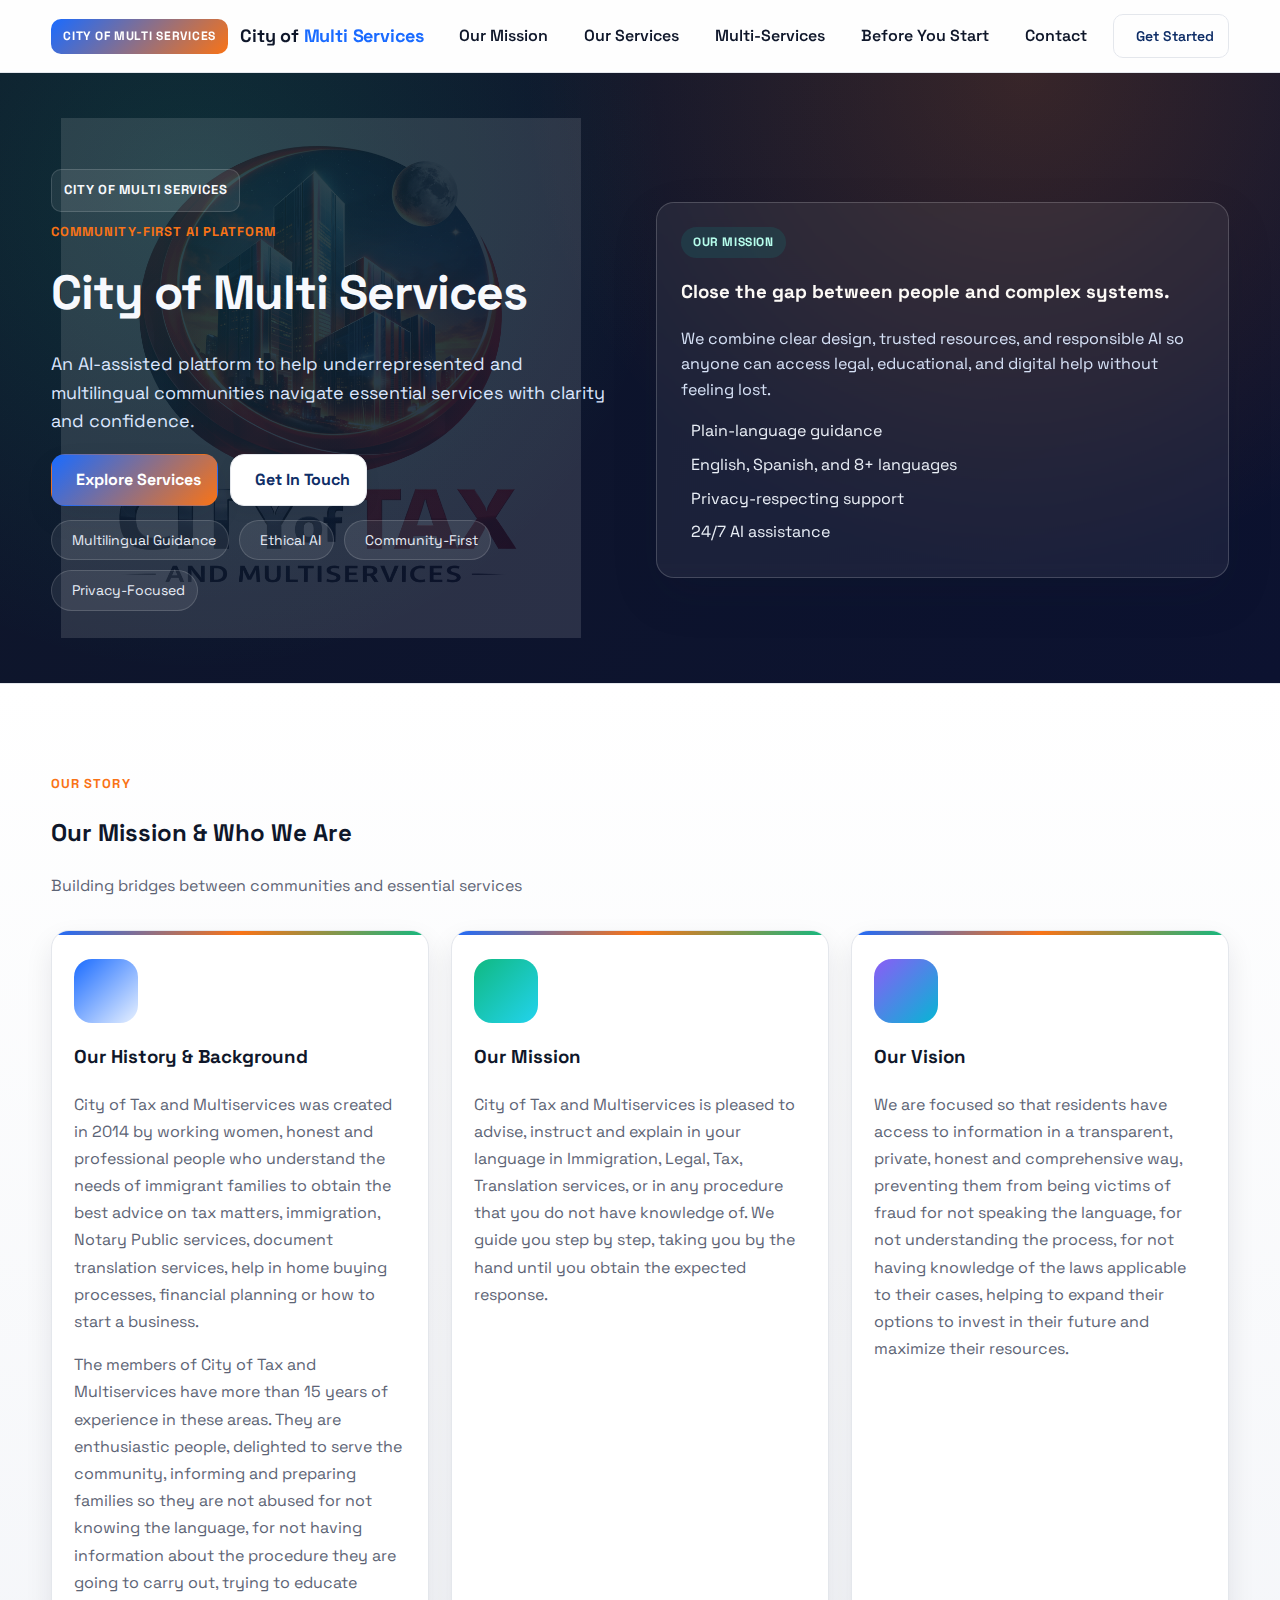
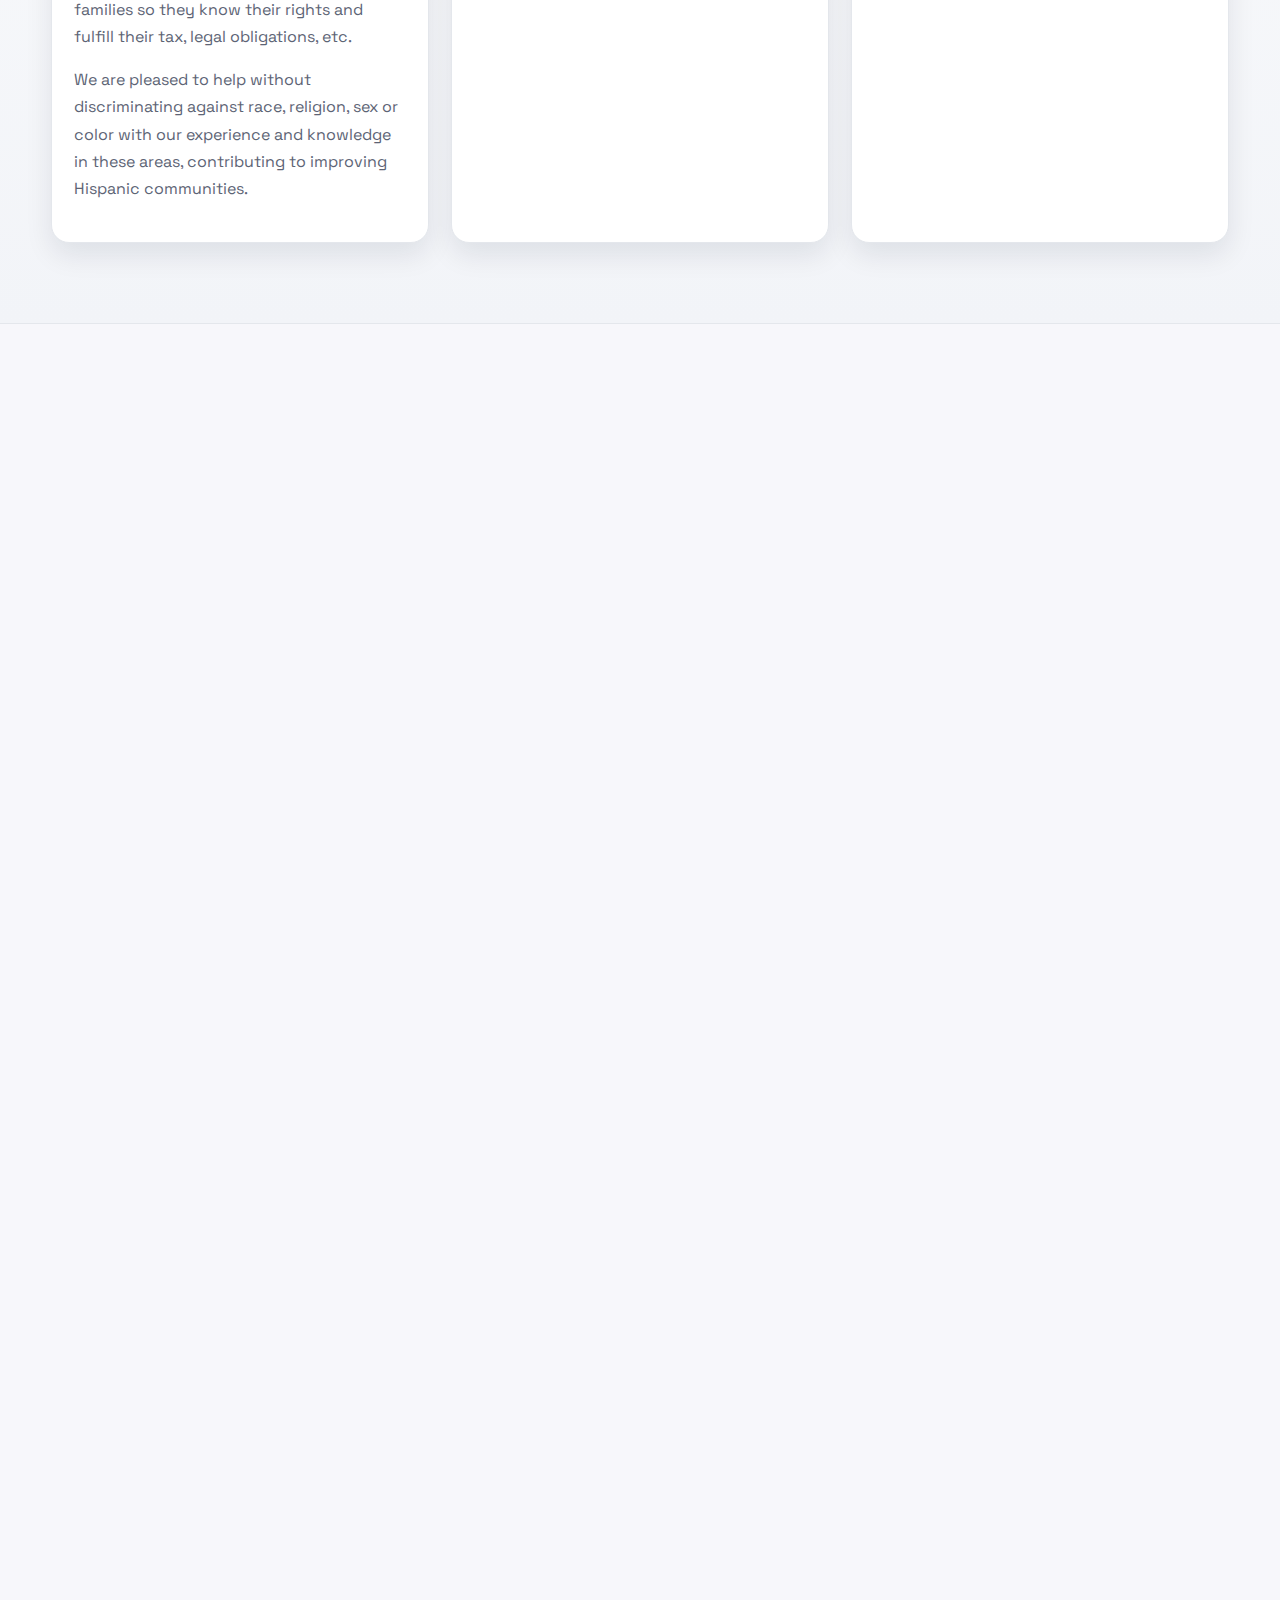
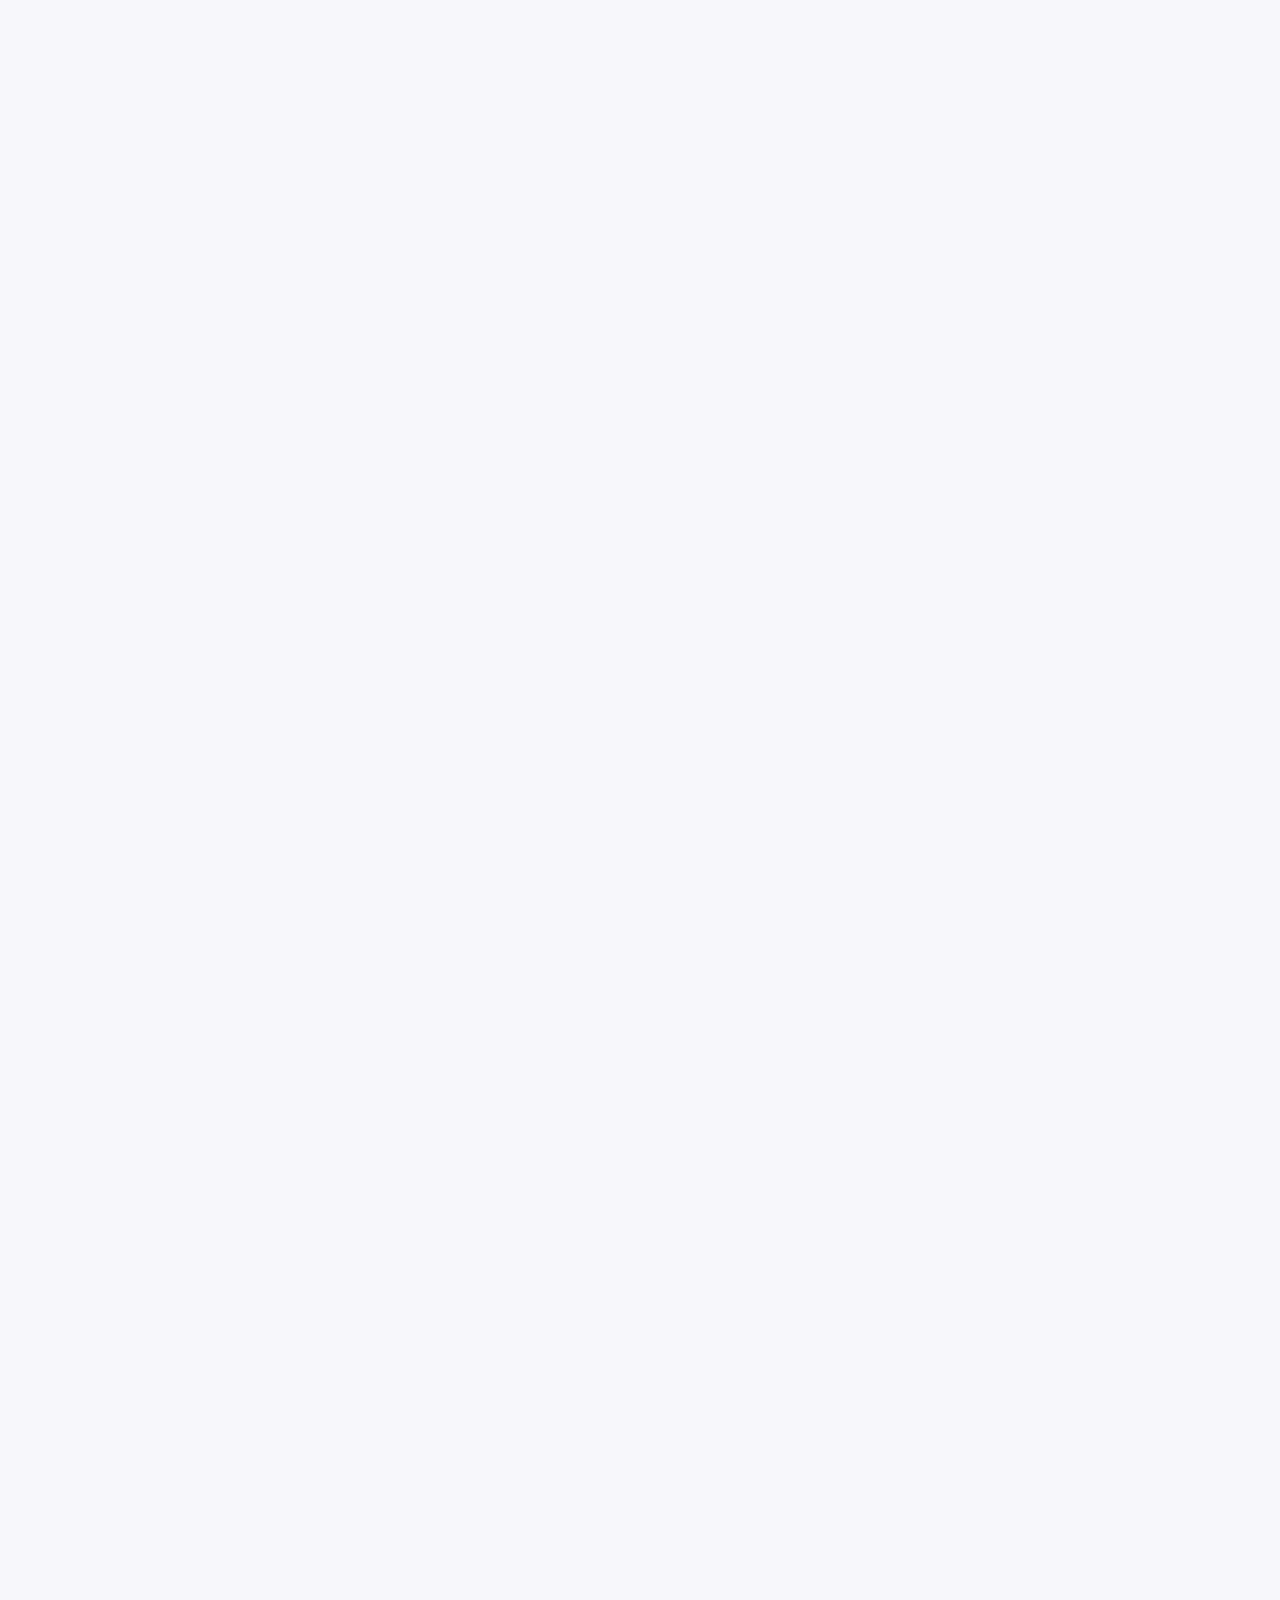
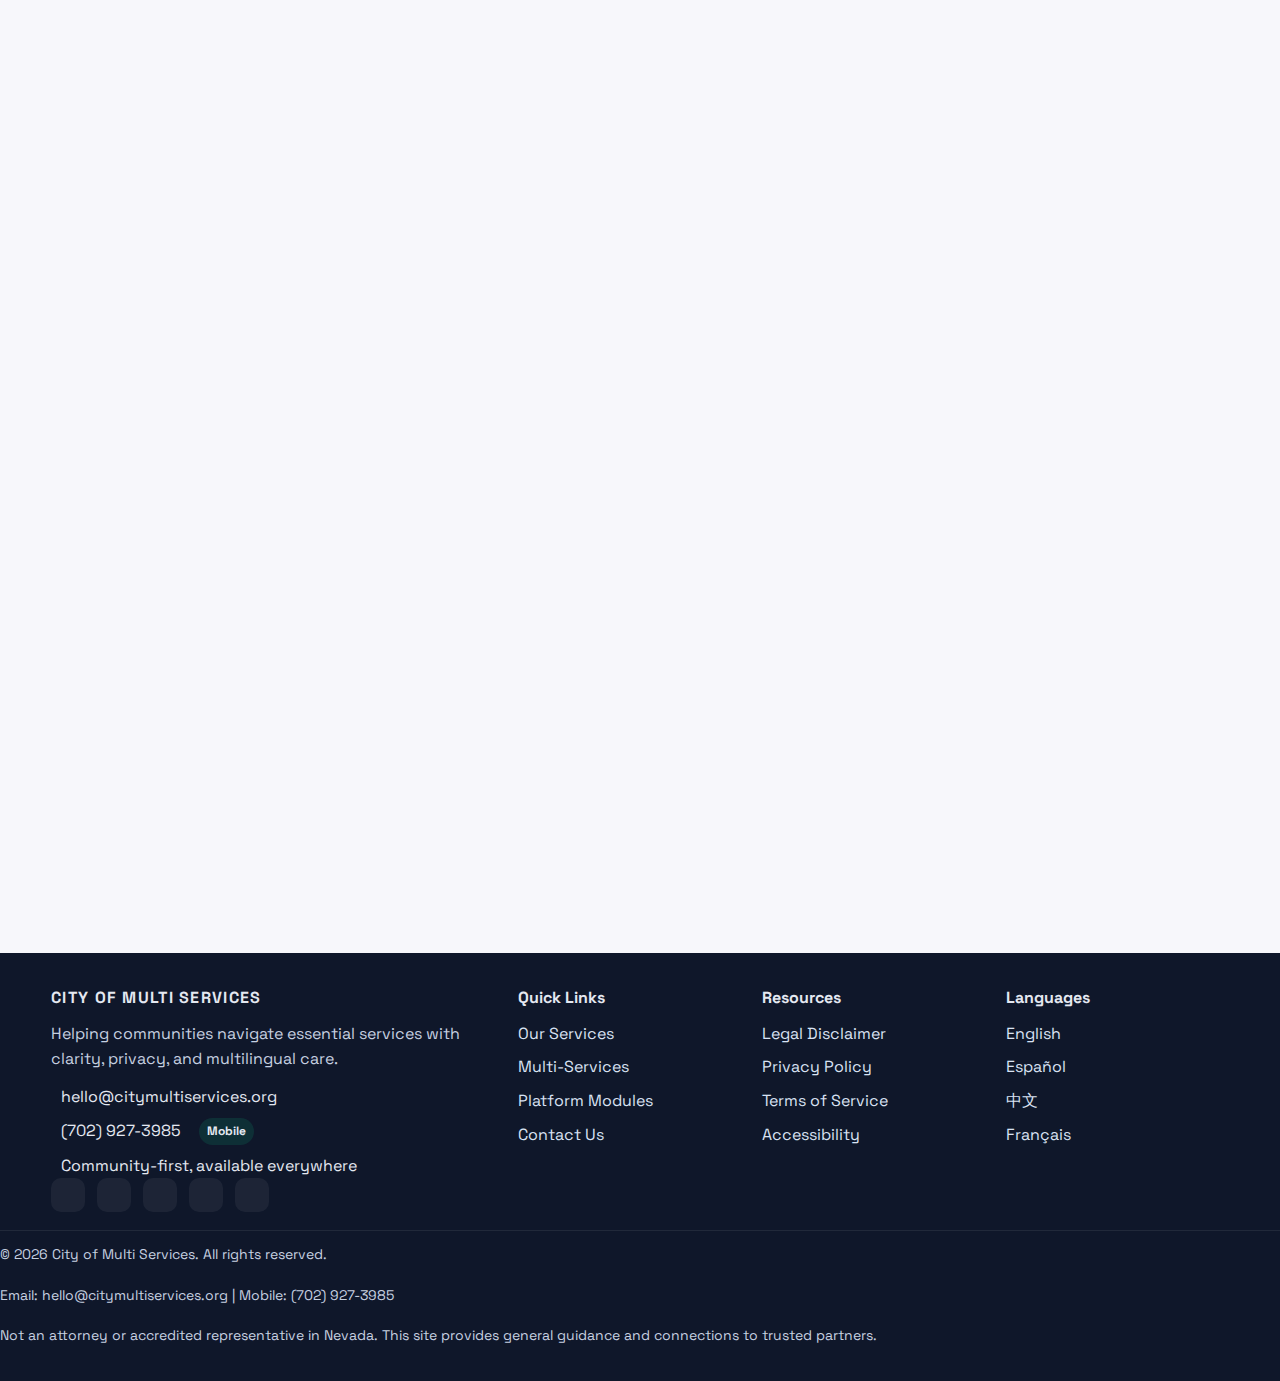
<file: index.html>
﻿<!DOCTYPE html>
<html lang="en">
<head>
  <meta charset="UTF-8">
  <meta name="viewport" content="width=device-width, initial-scale=1.0">
  <title>City of Multi Services | Community-First Assistance Platform</title>
  <link rel="preconnect" href="https://fonts.googleapis.com">
  <link rel="preconnect" href="https://fonts.gstatic.com" crossorigin>
  <link href="https://fonts.googleapis.com/css2?family=Space+Grotesk:wght@400;500;600;700&family=Work+Sans:wght@400;500;600&display=swap" rel="stylesheet">
  <link rel="stylesheet" href="https://cdnjs.cloudflare.com/ajax/libs/font-awesome/6.5.1/css/all.min.css" integrity="sha512-DTOQO9RWCH3ppGqcWaEA1BIZOC6xxalwEsw9c2QQeAIftl+Vegovlnee1c9QX4TctnWMn13TZye+giMm8e2LwA==" crossorigin="anonymous" referrerpolicy="no-referrer" />
  <link rel="stylesheet" href="styles.css">
</head>
<body>
  <header class="main-header">
    <div class="container header-inner">
      <div class="logo-container">
        <div class="logo-mark">CITY OF MULTI SERVICES</div>
        <div class="logo-text">City of <span>Multi Services</span></div>
      </div>
      <nav class="nav-links">
        <a href="#mission-who-we-are">Our Mission</a>
        <a href="#services">Our Services</a>
        <a href="our-services.html#financial">Multi-Services</a>
        <a href="#before-you-start">Before You Start</a>
        <a href="#contact">Contact</a>
        <a class="button ghost small" href="#contact"><i class="fa-solid fa-paper-plane"></i><span>Get Started</span></a>
      </nav>
    </div>
  </header>

  <main>
    <section class="hero hero-home" id="top">
      <div class="container hero-grid">
        <div class="hero-copy fade-section">
          <div class="hero-logo">CITY OF MULTI SERVICES</div>
          <p class="eyebrow">Community-first AI Platform</p>
          <h1>City of Multi Services</h1>
          <p class="lede">
            An AI-assisted platform to help underrepresented and multilingual communities navigate essential services with clarity and confidence.
          </p>
          <div class="cta-row">
            <a class="button primary" href="#services"><i class="fa-solid fa-rocket"></i><span>Explore Services</span></a>
            <a class="button secondary" href="#contact"><i class="fa-solid fa-comments"></i><span>Get In Touch</span></a>
          </div>
          <div class="chip-row">
            <span class="chip"><i class="fa-solid fa-language"></i> Multilingual Guidance</span>
            <span class="chip"><i class="fa-solid fa-shield-heart"></i> Ethical AI</span>
            <span class="chip"><i class="fa-solid fa-users"></i> Community-First</span>
            <span class="chip"><i class="fa-solid fa-lock"></i> Privacy-Focused</span>
          </div>
        </div>
        <div class="hero-card fade-section">
          <div class="tag">Our Mission</div>
          <h3>Close the gap between people and complex systems.</h3>
          <p>
            We combine clear design, trusted resources, and responsible AI so anyone can access legal, educational, and digital help without feeling lost.
          </p>
          <ul class="mini-list">
            <li><i class="fa-regular fa-comment-dots"></i> Plain-language guidance</li>
            <li><i class="fa-solid fa-language"></i> English, Spanish, and 8+ languages</li>
            <li><i class="fa-solid fa-shield-halved"></i> Privacy-respecting support</li>
            <li><i class="fa-regular fa-clock"></i> 24/7 AI assistance</li>
          </ul>
        </div>
      </div>
    </section>

    <section id="mission-who-we-are" class="mission-section fade-section">
      <div class="container">
        <div class="section-header">
          <p class="eyebrow">Our Story</p>
          <h2>Our Mission &amp; Who We Are</h2>
          <p class="section-subtitle">Building bridges between communities and essential services</p>
        </div>

        <div class="mission-grid">
          <div class="mission-card">
            <div class="mission-icon"><i class="fa-solid fa-landmark"></i></div>
            <h3>Our History &amp; Background</h3>
            <div class="placeholder-info">
              <p>City of Tax and Multiservices was created in 2014 by working women, honest and professional people who understand the needs of immigrant families to obtain the best advice on tax matters, immigration, Notary Public services, document translation services, help in home buying processes, financial planning or how to start a business.</p>
              <p>The members of City of Tax and Multiservices have more than 15 years of experience in these areas. They are enthusiastic people, delighted to serve the community, informing and preparing families so they are not abused for not knowing the language, for not having information about the procedure they are going to carry out, trying to educate families so they know their rights and fulfill their tax, legal obligations, etc.</p>
              <p>We are pleased to help without discriminating against race, religion, sex or color with our experience and knowledge in these areas, contributing to improving Hispanic communities.</p>
            </div>
          </div>

          <div class="mission-card">
            <div class="mission-icon"><i class="fa-solid fa-bullseye"></i></div>
            <h3>Our Mission</h3>
            <div class="placeholder-info">
              <p>City of Tax and Multiservices is pleased to advise, instruct and explain in your language in Immigration, Legal, Tax, Translation services, or in any procedure that you do not have knowledge of. We guide you step by step, taking you by the hand until you obtain the expected response.</p>
            </div>
          </div>

          <div class="mission-card">
            <div class="mission-icon"><i class="fa-solid fa-eye"></i></div>
            <h3>Our Vision</h3>
            <div class="placeholder-info">
              <p>We are focused so that residents have access to information in a transparent, private, honest and comprehensive way, preventing them from being victims of fraud for not speaking the language, for not understanding the process, for not having knowledge of the laws applicable to their cases, helping to expand their options to invest in their future and maximize their resources.</p>
            </div>
          </div>
        </div>
      </div>
    </section>

    <section class="why-matters fade-section">
      <div class="container">
        <div class="section-header">
          <p class="eyebrow">Our Impact</p>
          <h2>Why This Matters</h2>
          <p class="section-subtitle">Reducing barriers to essential services</p>
        </div>

        <p class="matters-lead">
          City of Multi Services brings document prep, translation, public notary support, and resource navigation together in one easy place. Everything is guided by ethical AI and community feedback.
        </p>

        <div class="matters-stats">
          <div class="stat">
            <div class="stat-number">1,250+</div>
            <div class="stat-label">Users Helped</div>
          </div>
          <div class="stat">
            <div class="stat-number">8</div>
            <div class="stat-label">Languages Supported</div>
          </div>
          <div class="stat">
            <div class="stat-number">24/7</div>
            <div class="stat-label">AI Assistance</div>
          </div>
          <div class="stat">
            <div class="stat-number">100%</div>
            <div class="stat-label">Ethical AI</div>
          </div>
        </div>
      </div>
    </section>

    <section id="services" class="services fade-section">
      <div class="container">
        <div class="section-header">
          <p class="eyebrow">What We Offer</p>
          <h2>Core Services</h2>
          <p class="section-subtitle">What you can do here</p>
        </div>
        <div class="services-grid">
          <a class="service-card service-link" href="document-prep.html">
            <div class="service-icon">DP</div>
            <h3>Document Prep</h3>
            <p>Immigration packets, taxes, resumes, and applications with step-by-step checklists.</p>
          </a>
          <article class="service-card">
            <div class="service-icon">AI</div>
            <h3>AI Translation</h3>
            <p>English, Spanish, and other languages with context-aware explanations.</p>
          </article>
          <a class="service-card service-link" href="public-notary.html">
            <div class="service-icon">PN</div>
            <h3>Public Notary</h3>
            <p>Notary services with guidance on signatures, divorce packets, and required forms.</p>
          </a>
          <article class="service-card">
            <div class="service-icon">LA</div>
            <h3>Legal Aid</h3>
            <p>Connections to trusted legal resources, clinics, and community partners.</p>
          </article>
          <article class="service-card">
            <div class="service-icon">MW</div>
            <h3>Mental Wellness</h3>
            <p>Guided pathways to hotlines, support groups, and vetted local services.</p>
          </article>
          <article class="service-card">
            <div class="service-icon">TS</div>
            <h3>Tech Support</h3>
            <p>Quick help for devices, accounts, and access so users stay connected.</p>
          </article>
          <article class="service-card">
            <div class="service-icon">TX</div>
            <h3>Taxes</h3>
            <p>Personal and business tax prep with clear explanations of documents and deadlines.</p>
          </article>
          <article class="service-card">
            <div class="service-icon">IM</div>
            <h3>Immigration</h3>
            <p>Plain-language support for forms, evidence checklists, and timelines.</p>
          </article>
          <a class="service-card service-link" href="realtor.html">
            <div class="service-icon">RE</div>
            <h3>Buy &amp; Sell Homes</h3>
            <p>Help preparing documents for buying or selling a house, plus referrals to trusted partners.</p>
            <img class="service-photo" src="assets/images/realtor.jpeg.jpeg" alt="Agent supporting home buyers and sellers">
          </a>
          <article class="service-card">
            <div class="service-icon">BA</div>
            <h3>Business Assistance</h3>
            <p>Entity selection guidance, basic bookkeeping setup, and startup checklists.</p>
          </article>
        </div>
      </div>
    </section>

    <section id="agents" class="agents-section fade-section">
      <div class="container">
        <div class="section-header">
          <p class="eyebrow">Agent Support</p>
          <h2>Our Agents</h2>
          <p class="section-subtitle">Agents ready to help you on your services</p>
        </div>

        <div class="agents-grid">
          <div class="agent-card">
            <img src="assets/images/IMG_2348.jpeg" alt="Agent providing support to buyers and sellers">
            <div class="agent-info">
              <h4>Buyer &amp; Seller Support</h4>
              <p>Explains documents, timelines, and keeps your purchase or sale on track.</p>
            </div>
          </div>
          <div class="agent-card">
            <img src="assets/images/image001.png" alt="Agent ready to assist with home sales">
            <div class="agent-info">
              <h4>Disclosures &amp; Referrals</h4>
              <p>Helps with required disclosures and connects you to trusted partners.</p>
            </div>
          </div>
        </div>
      </div>
    </section>

    <section id="before-you-start" class="disclaimer-section fade-section">
      <div class="container">
        <h2>Before You Start</h2>
        <p class="body">
          This platform is brought to you by City of Multi Services to help you navigate essential services with clarity. Please read the legal notice below before proceeding.
        </p>
        <div class="legal-notice">
          <div class="legal-header">
            <div class="legal-icon"><i class="fa-solid fa-triangle-exclamation"></i></div>
            <div>
              <h3>Important Legal Notice / Aviso Legal Importante</h3>
              <p class="body">Choose your language to read the disclaimer.</p>
            </div>
          </div>
          <div class="language-toggle">
            <button class="pill-button active" data-lang="english">English</button>
            <button class="pill-button" data-lang="spanish">Español</button>
          </div>
          <div class="disclaimer-cards">
            <div class="disclaimer-card english active">
              <p><strong>English:</strong> I am not an attorney or accredited representative in the State of Nevada, and I cannot give you legal advice.</p>
            </div>
            <div class="disclaimer-card spanish">
              <p><strong>Español:</strong> No soy un abogado ni representante acreditado en el Estado de Nevada, y no puedo brindarle asesoría legal.</p>
            </div>
          </div>
        </div>

        <div class="offers">
          <h3>What This Platform Offers</h3>
          <ul>
            <li>AI-powered guidance for forms and applications.</li>
            <li>Multilingual translation and explanations.</li>
            <li>Connections to trusted community resources and partners.</li>
            <li>Educational guides on digital literacy and processes.</li>
          </ul>
        </div>
      </div>
    </section>

    <section id="contact" class="contact-top fade-section">
      <div class="container contact-invite">
        <div>
          <h2>Join Our Community</h2>
          <p>We're looking for community partners, volunteers, and feedback to make sure our platform serves everyone effectively.</p>
        </div>
        <div class="contact-methods-inline">
          <div class="contact-item-inline">
            <i class="fa-regular fa-envelope"></i>
            <h4>Email Us</h4>
            <a href="mailto:hello@citymultiservices.org">hello@citymultiservices.org</a>
            <small>General inquiries &amp; partnerships</small>
          </div>
          <div class="contact-item-inline">
            <i class="fa-solid fa-mobile-screen-button"></i>
            <h4>Call or Text</h4>
            <a href="tel:7029273985">(702) 927-3985</a>
            <span class="phone-badge">Mobile</span>
            <small>Available for calls &amp; texts</small>
          </div>
          <div class="contact-item-inline">
            <i class="fa-solid fa-globe"></i>
            <h4>Our Reach</h4>
            <div>Community-first, available everywhere</div>
            <small>Serving all communities</small>
          </div>
        </div>
      </div>
    </section>
  </main>

  <footer class="footer">
    <div class="container footer-grid">
      <div class="footer-brand">
        <div class="footer-logo">CITY OF MULTI SERVICES</div>
        <p>Helping communities navigate essential services with clarity, privacy, and multilingual care.</p>

        <div class="contact-details">
          <div class="contact-item">
            <i class="fa-regular fa-envelope"></i>
            <a href="mailto:hello@citymultiservices.org">hello@citymultiservices.org</a>
          </div>
          <div class="contact-item">
            <i class="fa-solid fa-mobile-screen-button"></i>
            <a href="tel:7029273985">(702) 927-3985</a>
            <span class="phone-badge">Mobile</span>
          </div>
          <div class="contact-item">
            <i class="fa-solid fa-globe"></i>
            <span>Community-first, available everywhere</span>
          </div>
        </div>

        <div class="social-links">
          <a href="#" aria-label="Twitter"><i class="fa-brands fa-x-twitter"></i></a>
          <a href="#" aria-label="LinkedIn"><i class="fa-brands fa-linkedin-in"></i></a>
          <a href="#" aria-label="GitHub"><i class="fa-brands fa-github"></i></a>
          <a href="#" aria-label="Facebook"><i class="fa-brands fa-facebook-f"></i></a>
          <a href="#" aria-label="Instagram"><i class="fa-brands fa-instagram"></i></a>
        </div>
      </div>

      <div class="footer-links">
        <h4>Quick Links</h4>
        <ul>
          <li><a href="#services">Our Services</a></li>
          <li><a href="our-services.html#financial">Multi-Services</a></li>
          <li><a href="#mission-who-we-are">Platform Modules</a></li>
          <li><a href="#contact">Contact Us</a></li>
        </ul>
      </div>

      <div class="footer-links">
        <h4>Resources</h4>
        <ul>
          <li><a href="#before-you-start">Legal Disclaimer</a></li>
          <li><a href="#about-platform">Privacy Policy</a></li>
          <li><a href="#about-platform">Terms of Service</a></li>
          <li><a href="#about-platform">Accessibility</a></li>
        </ul>
      </div>

      <div class="footer-links">
        <h4>Languages</h4>
        <ul>
          <li><a href="#">English</a></li>
          <li><a href="#">Español</a></li>
          <li><a href="#">中文</a></li>
          <li><a href="#">Français</a></li>
        </ul>
      </div>
    </div>
    <div class="footer-bottom">
      <p>© <span id="current-year"></span> City of Multi Services. All rights reserved.</p>
      <p>Email: hello@citymultiservices.org | Mobile: (702) 927-3985</p>
      <p>Not an attorney or accredited representative in Nevada. This site provides general guidance and connections to trusted partners.</p>
    </div>
  </footer>

  <script>
    const toggleDisclaimer = (language) => {
      const englishCard = document.querySelector(".disclaimer-card.english");
      const spanishCard = document.querySelector(".disclaimer-card.spanish");
      const englishBtn = document.querySelector('.pill-button[data-lang="english"]');
      const spanishBtn = document.querySelector('.pill-button[data-lang="spanish"]');

      if (!englishCard || !spanishCard || !englishBtn || !spanishBtn) return;

      if (language === "english") {
        englishCard.classList.add("active");
        spanishCard.classList.remove("active");
        englishBtn.classList.add("active");
        spanishBtn.classList.remove("active");
        englishBtn.setAttribute("aria-pressed", "true");
        spanishBtn.setAttribute("aria-pressed", "false");
      } else {
        englishCard.classList.remove("active");
        spanishCard.classList.add("active");
        englishBtn.classList.remove("active");
        spanishBtn.classList.add("active");
        englishBtn.setAttribute("aria-pressed", "false");
        spanishBtn.setAttribute("aria-pressed", "true");
      }
    };

    const smoothScrollToAnchor = () => {
      const links = document.querySelectorAll('a[href^="#"]');
      const offset = 90;

      links.forEach((link) => {
        link.addEventListener("click", (event) => {
          const targetId = link.getAttribute("href");
          if (!targetId || targetId === "#") return;

          const targetEl = document.querySelector(targetId);
          if (!targetEl) return;

          event.preventDefault();
          const elementPosition = targetEl.getBoundingClientRect().top + window.pageYOffset;
          const offsetPosition = elementPosition - offset;

          window.scrollTo({
            top: offsetPosition,
            behavior: "smooth",
          });
        });
      });
    };

    const setupPhoneEmailHandlers = () => {
      document.querySelectorAll('a[href^="tel"]').forEach((link) => {
        link.addEventListener("click", () => {
          console.log("Phone link clicked:", link.getAttribute("href"));
        });
      });

      document.querySelectorAll('a[href^="mailto"]').forEach((link) => {
        link.addEventListener("click", () => {
          console.log("Email link clicked:", link.getAttribute("href"));
        });
      });
    };

    const setupIntersectionObserver = () => {
      const sections = document.querySelectorAll(".fade-section");
      const observer = new IntersectionObserver(
        (entries) => {
          entries.forEach((entry) => {
            if (entry.isIntersecting) {
              entry.target.classList.add("visible");
              observer.unobserve(entry.target);
            }
          });
        },
        { threshold: 0.1 }
      );

      sections.forEach((section) => observer.observe(section));
    };

    document.addEventListener("DOMContentLoaded", () => {
      toggleDisclaimer("english");
      smoothScrollToAnchor();
      setupPhoneEmailHandlers();
      setupIntersectionObserver();
      document.querySelectorAll(".pill-button").forEach((button) => {
        button.addEventListener("click", () => {
          toggleDisclaimer(button.dataset.lang);
        });
      });

      const yearEl = document.getElementById("current-year");
      if (yearEl) {
        yearEl.textContent = new Date().getFullYear();
      }
    });
  </script>
</body>
</html>
</file>
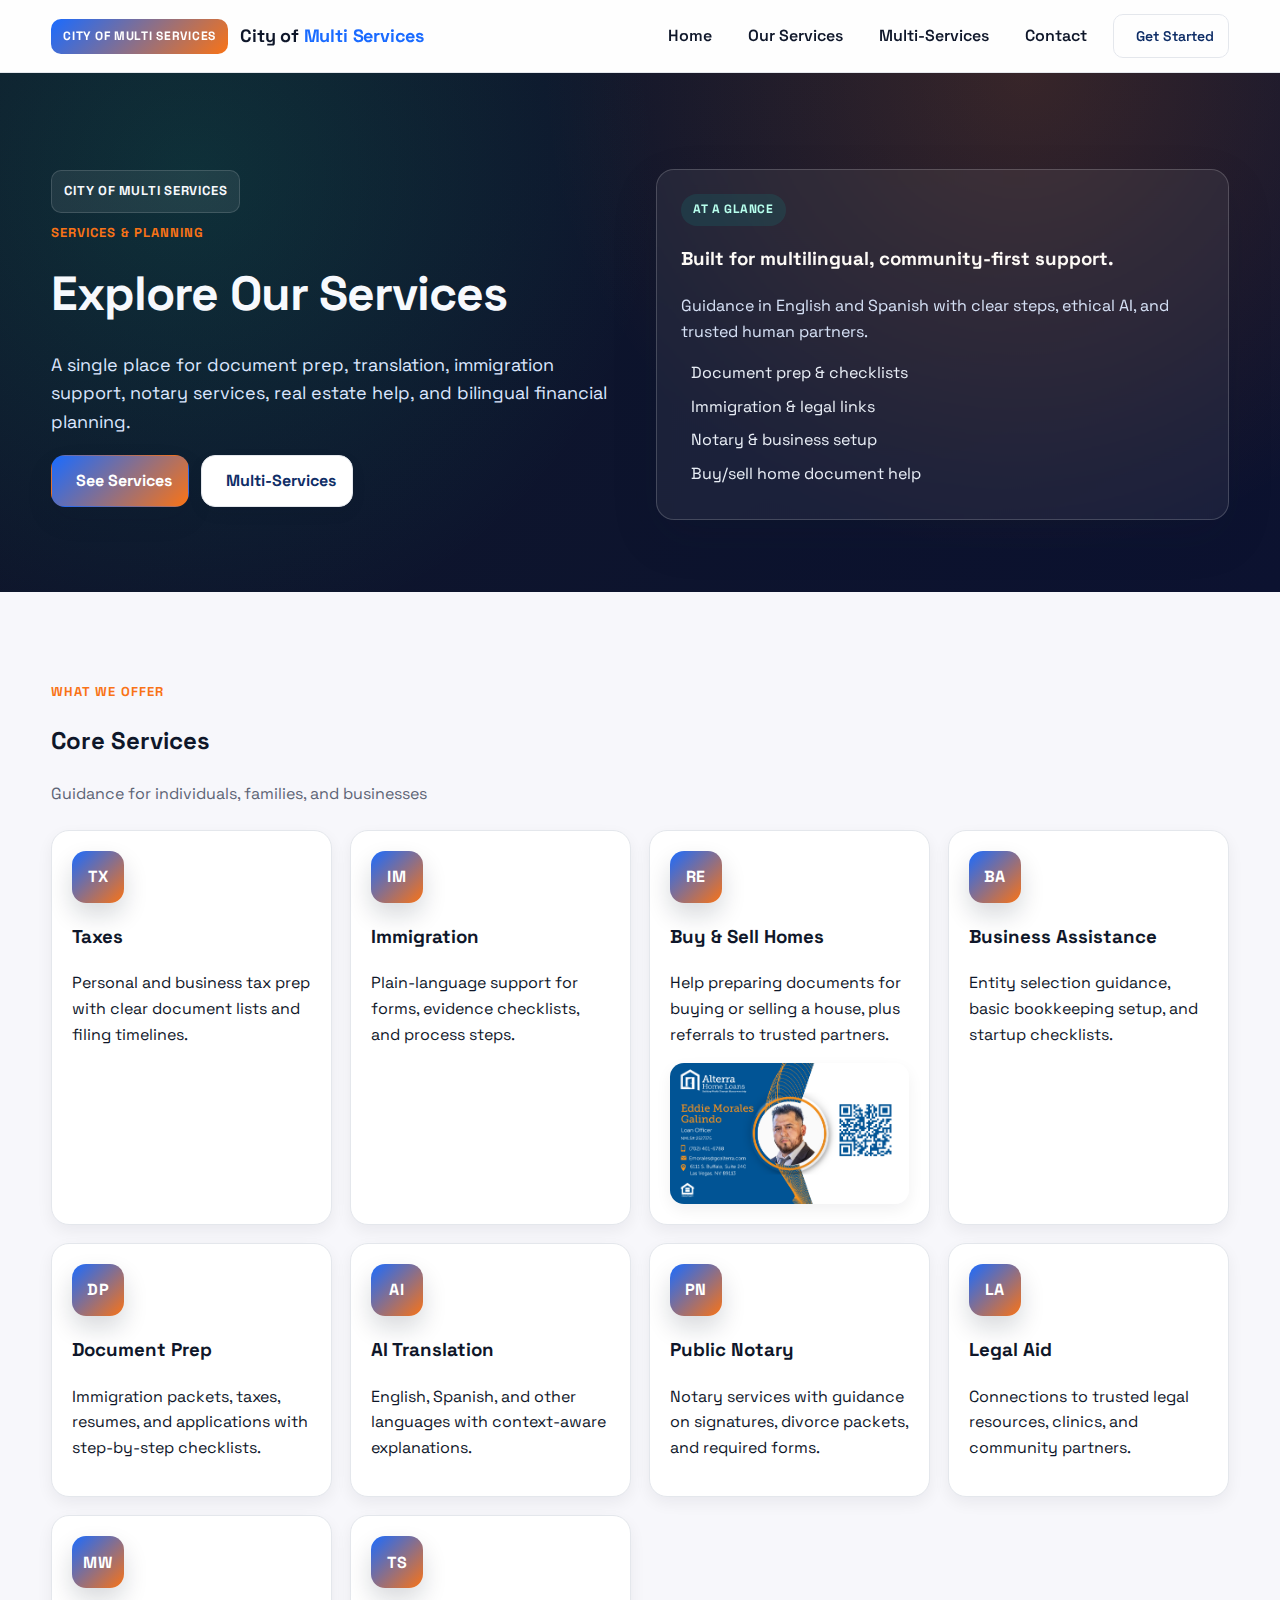
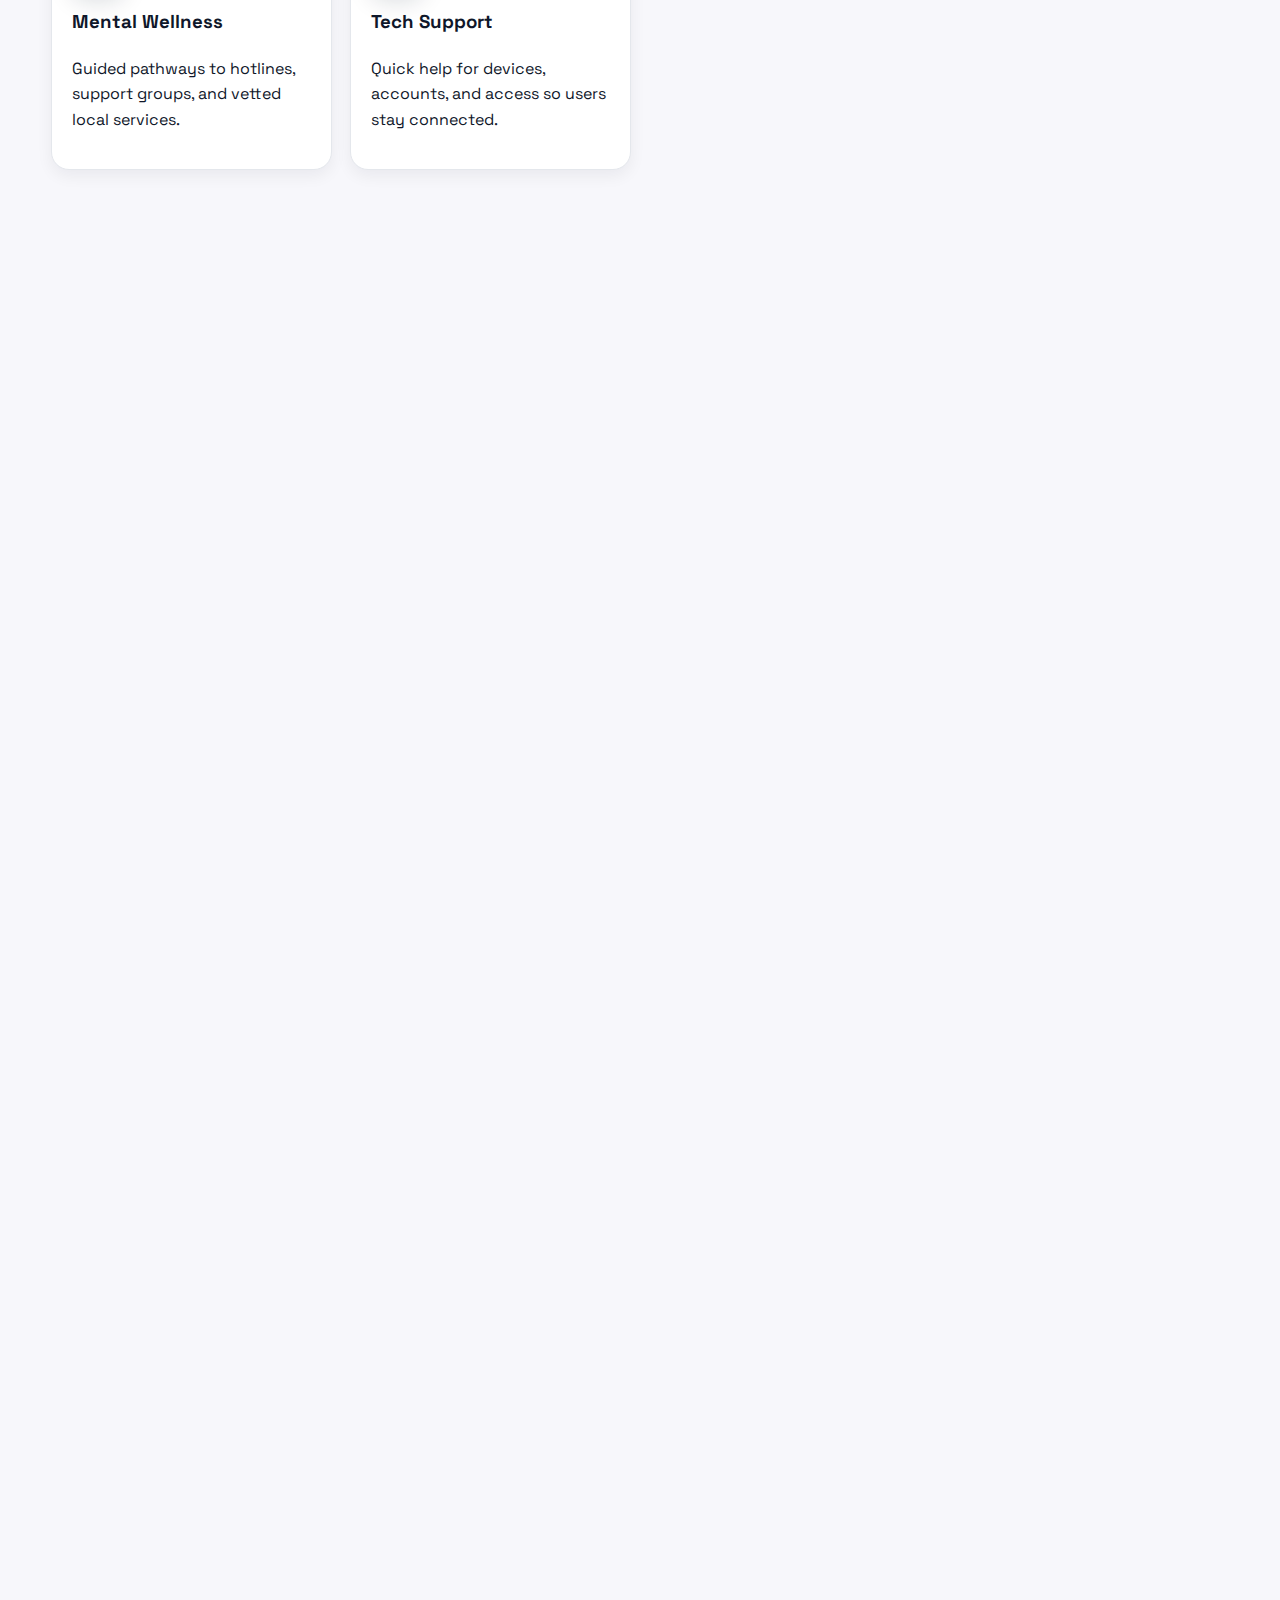
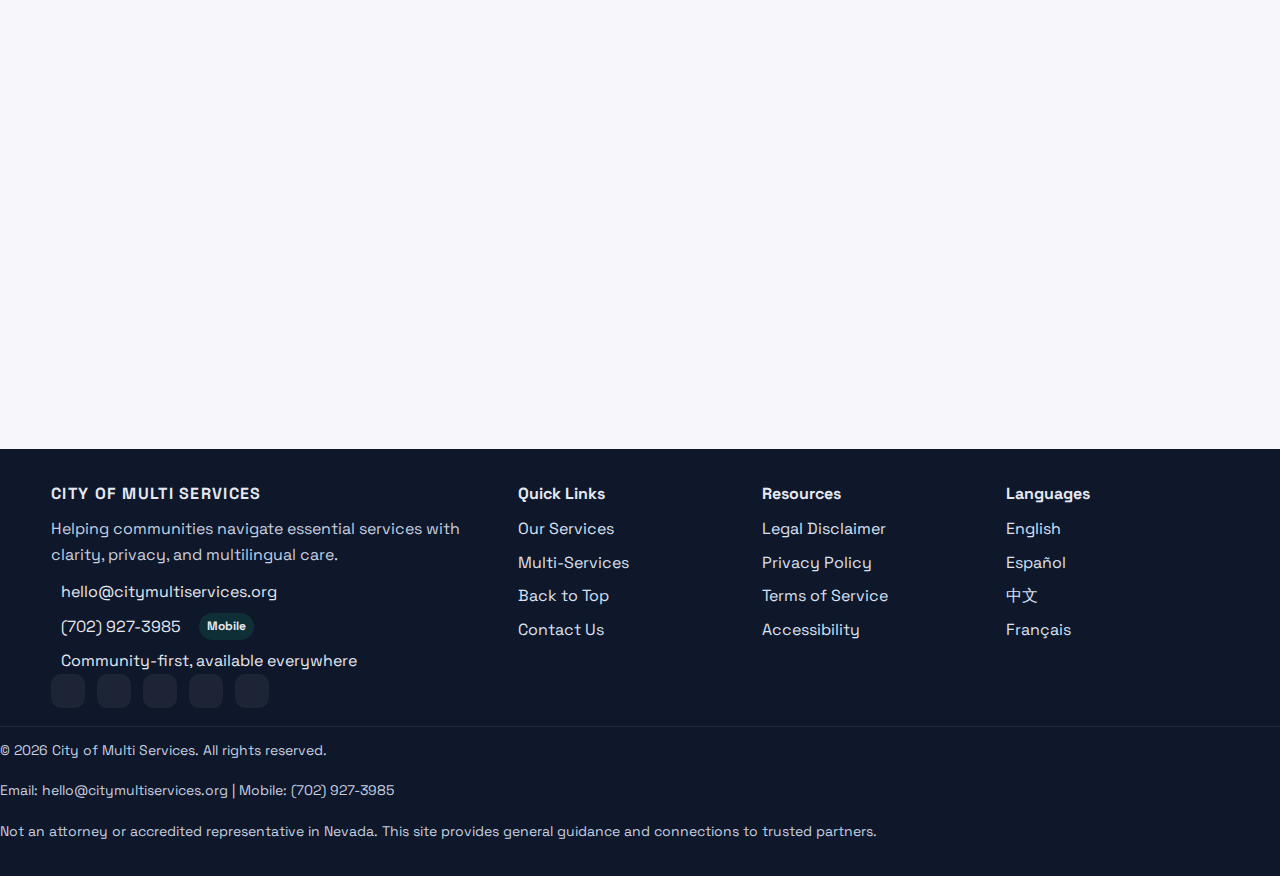
<file: our-services.html>
﻿<!DOCTYPE html>
<html lang="en">
<head>
  <meta charset="UTF-8">
  <meta name="viewport" content="width=device-width, initial-scale=1.0">
  <title>Our Services | City of Multi Services</title>
  <link rel="preconnect" href="https://fonts.googleapis.com">
  <link rel="preconnect" href="https://fonts.gstatic.com" crossorigin>
  <link href="https://fonts.googleapis.com/css2?family=Space+Grotesk:wght@400;500;600;700&family=Work+Sans:wght@400;500;600&display=swap" rel="stylesheet">
  <link rel="stylesheet" href="https://cdnjs.cloudflare.com/ajax/libs/font-awesome/6.5.1/css/all.min.css" integrity="sha512-DTOQO9RWCH3ppGqcWaEA1BIZOC6xxalwEsw9c2QQeAIftl+Vegovlnee1c9QX4TctnWMn13TZye+giMm8e2LwA==" crossorigin="anonymous" referrerpolicy="no-referrer" />
  <link rel="stylesheet" href="styles.css">
</head>
<body>
  <header class="main-header">
    <div class="container header-inner">
      <div class="logo-container">
        <div class="logo-mark">CITY OF MULTI SERVICES</div>
        <div class="logo-text">City of <span>Multi Services</span></div>
      </div>
      <nav class="nav-links">
        <a href="index.html#top">Home</a>
        <a href="#services">Our Services</a>
        <a href="#financial">Multi-Services</a>
        <a href="index.html#contact">Contact</a>
        <a class="button ghost small" href="index.html#contact"><i class="fa-solid fa-paper-plane"></i><span>Get Started</span></a>
      </nav>
    </div>
  </header>

  <main>
    <section class="hero" id="top">
      <div class="container hero-grid">
        <div class="hero-copy fade-section">
          <div class="hero-logo">CITY OF MULTI SERVICES</div>
          <p class="eyebrow">Services &amp; Planning</p>
          <h1>Explore Our Services</h1>
          <p class="lede">A single place for document prep, translation, immigration support, notary services, real estate help, and bilingual financial planning.</p>
          <div class="cta-row">
            <a class="button primary" href="#services"><i class="fa-solid fa-list"></i><span>See Services</span></a>
            <a class="button secondary" href="#financial"><i class="fa-solid fa-coins"></i><span>Multi-Services</span></a>
          </div>
        </div>
        <div class="hero-card fade-section">
          <div class="tag">At a Glance</div>
          <h3>Built for multilingual, community-first support.</h3>
          <p>Guidance in English and Spanish with clear steps, ethical AI, and trusted human partners.</p>
          <ul class="mini-list">
            <li><i class="fa-regular fa-file-lines"></i> Document prep &amp; checklists</li>
            <li><i class="fa-solid fa-scale-balanced"></i> Immigration &amp; legal links</li>
            <li><i class="fa-solid fa-building-columns"></i> Notary &amp; business setup</li>
            <li><i class="fa-solid fa-house"></i> Buy/sell home document help</li>
          </ul>
        </div>
      </div>
    </section>

    <section id="services" class="services fade-section">
      <div class="container">
        <div class="section-header">
          <p class="eyebrow">What We Offer</p>
          <h2>Core Services</h2>
          <p class="section-subtitle">Guidance for individuals, families, and businesses</p>
        </div>
        <div class="services-grid">
          <article class="service-card">
            <div class="service-icon">TX</div>
            <h3>Taxes</h3>
            <p>Personal and business tax prep with clear document lists and filing timelines.</p>
          </article>
          <article class="service-card">
            <div class="service-icon">IM</div>
            <h3>Immigration</h3>
            <p>Plain-language support for forms, evidence checklists, and process steps.</p>
          </article>
          <a class="service-card service-link" id="real-estate" href="realtor.html">
            <div class="service-icon">RE</div>
            <h3>Buy &amp; Sell Homes</h3>
            <p>Help preparing documents for buying or selling a house, plus referrals to trusted partners.</p>
            <img class="service-photo" src="assets/images/realtor1.jpeg.png" alt="Agent assisting with home sale paperwork">
          </a>
          <article class="service-card">
            <div class="service-icon">BA</div>
            <h3>Business Assistance</h3>
            <p>Entity selection guidance, basic bookkeeping setup, and startup checklists.</p>
          </article>
          <a class="service-card service-link" href="document-prep.html">
            <div class="service-icon">DP</div>
            <h3>Document Prep</h3>
            <p>Immigration packets, taxes, resumes, and applications with step-by-step checklists.</p>
          </a>
          <article class="service-card">
            <div class="service-icon">AI</div>
            <h3>AI Translation</h3>
            <p>English, Spanish, and other languages with context-aware explanations.</p>
          </article>
          <a class="service-card service-link" href="public-notary.html">
            <div class="service-icon">PN</div>
            <h3>Public Notary</h3>
            <p>Notary services with guidance on signatures, divorce packets, and required forms.</p>
          </a>
          <article class="service-card">
            <div class="service-icon">LA</div>
            <h3>Legal Aid</h3>
            <p>Connections to trusted legal resources, clinics, and community partners.</p>
          </article>
          <article class="service-card">
            <div class="service-icon">MW</div>
            <h3>Mental Wellness</h3>
            <p>Guided pathways to hotlines, support groups, and vetted local services.</p>
          </article>
          <article class="service-card">
            <div class="service-icon">TS</div>
            <h3>Tech Support</h3>
            <p>Quick help for devices, accounts, and access so users stay connected.</p>
          </article>
        </div>
      </div>
    </section>

    <section id="financial" class="financial-services fade-section">
      <div class="container">
        <div class="section-header">
          <p class="eyebrow">Bilingual Financial Solutions</p>
          <h2>Multi-Services</h2>
          <p class="section-subtitle">Personal &amp; Business</p>
        </div>

        <div class="services-bilingual">
          <div class="financial-column">
            <h3><i class="fa-solid fa-flag-usa"></i> Our Services</h3>
            <ul class="service-list">
              <li>Personal tax planning and filing support.</li>
              <li>Small business bookkeeping setup.</li>
              <li>Entity selection guidance for new businesses.</li>
              <li>Budgeting and savings plans for families.</li>
              <li>Credit education and score building support.</li>
              <li>Home purchase preparation and documentation.</li>
              <li>Retirement and insurance basics.</li>
              <li>Expense tracking templates and coaching.</li>
            </ul>
          </div>
          <div class="financial-column">
            <h3><i class="fa-solid fa-language"></i> Nuestros Servicios</h3>
            <ul class="service-list">
              <li>Planificación y apoyo para la declaración de impuestos personales.</li>
              <li>Configuración de contabilidad para pequeños negocios.</li>
              <li>Orientación sobre selección de entidad para nuevos negocios.</li>
              <li>Planes de presupuesto y ahorro para familias.</li>
              <li>Educación de crédito y apoyo para mejorar su puntaje.</li>
              <li>Preparación para compra de casa y documentación.</li>
              <li>Conceptos básicos de jubilación y seguros.</li>
              <li>Plantillas y acompañamiento para seguimiento de gastos.</li>
            </ul>
          </div>
        </div>
      </div>
    </section>

    <section class="agents-section fade-section">
      <div class="container">
        <div class="section-header">
          <p class="eyebrow">Our Realtors</p>
          <h2>Meet the Agents</h2>
          <p class="section-subtitle">Trusted guidance for buying or selling your home</p>
        </div>

        <div class="agents-grid">
          <div class="agent-card">
            <img src="assets/images/realtor.jpeg.jpeg" alt="Realtor profile">
            <div class="agent-info">
              <h4>Your home expert</h4>
              <p>Helps you prepare documents, explain timelines, and coordinate with trusted partners.</p>
            </div>
          </div>
          <div class="agent-card">
            <img src="assets/images/realtor1.jpeg.png" alt="Realtor profile">
            <div class="agent-info">
              <h4>Your seller’s guide</h4>
              <p>Supports listing prep, required disclosures, and keeps you informed at every step.</p>
            </div>
          </div>
        </div>
      </div>
    </section>
  </main>

  <footer class="footer">
    <div class="container footer-grid">
      <div class="footer-brand">
        <div class="footer-logo">CITY OF MULTI SERVICES</div>
        <p>Helping communities navigate essential services with clarity, privacy, and multilingual care.</p>

        <div class="contact-details">
          <div class="contact-item">
            <i class="fa-regular fa-envelope"></i>
            <a href="mailto:hello@citymultiservices.org">hello@citymultiservices.org</a>
          </div>
          <div class="contact-item">
            <i class="fa-solid fa-mobile-screen-button"></i>
            <a href="tel:7029273985">(702) 927-3985</a>
            <span class="phone-badge">Mobile</span>
          </div>
          <div class="contact-item">
            <i class="fa-solid fa-globe"></i>
            <span>Community-first, available everywhere</span>
          </div>
        </div>

        <div class="social-links">
          <a href="#" aria-label="Twitter"><i class="fa-brands fa-x-twitter"></i></a>
          <a href="#" aria-label="LinkedIn"><i class="fa-brands fa-linkedin-in"></i></a>
          <a href="#" aria-label="GitHub"><i class="fa-brands fa-github"></i></a>
          <a href="#" aria-label="Facebook"><i class="fa-brands fa-facebook-f"></i></a>
          <a href="#" aria-label="Instagram"><i class="fa-brands fa-instagram"></i></a>
        </div>
      </div>

      <div class="footer-links">
        <h4>Quick Links</h4>
        <ul>
          <li><a href="#services">Our Services</a></li>
          <li><a href="#financial">Multi-Services</a></li>
          <li><a href="#top">Back to Top</a></li>
          <li><a href="index.html#contact">Contact Us</a></li>
        </ul>
      </div>

      <div class="footer-links">
        <h4>Resources</h4>
        <ul>
          <li><a href="index.html#before-you-start">Legal Disclaimer</a></li>
          <li><a href="index.html#about-platform">Privacy Policy</a></li>
          <li><a href="index.html#about-platform">Terms of Service</a></li>
          <li><a href="index.html#about-platform">Accessibility</a></li>
        </ul>
      </div>

      <div class="footer-links">
        <h4>Languages</h4>
        <ul>
          <li><a href="#">English</a></li>
          <li><a href="#">Español</a></li>
          <li><a href="#">中文</a></li>
          <li><a href="#">Français</a></li>
        </ul>
      </div>
    </div>
    <div class="footer-bottom">
      <p>© <span id="current-year"></span> City of Multi Services. All rights reserved.</p>
      <p>Email: hello@citymultiservices.org | Mobile: (702) 927-3985</p>
      <p>Not an attorney or accredited representative in Nevada. This site provides general guidance and connections to trusted partners.</p>
    </div>
  </footer>

  <script>
    const smoothScrollToAnchor = () => {
      const links = document.querySelectorAll('a[href^="#"]');
      const offset = 90;

      links.forEach((link) => {
        link.addEventListener("click", (event) => {
          const targetId = link.getAttribute("href");
          if (!targetId || targetId === "#") return;

          const targetEl = document.querySelector(targetId);
          if (!targetEl) return;

          event.preventDefault();
          const elementPosition = targetEl.getBoundingClientRect().top + window.pageYOffset;
          const offsetPosition = elementPosition - offset;

          window.scrollTo({
            top: offsetPosition,
            behavior: "smooth",
          });
        });
      });
    };

    const setupPhoneEmailHandlers = () => {
      document.querySelectorAll('a[href^="tel"]').forEach((link) => {
        link.addEventListener("click", () => {
          console.log("Phone link clicked:", link.getAttribute("href"));
        });
      });

      document.querySelectorAll('a[href^="mailto"]').forEach((link) => {
        link.addEventListener("click", () => {
          console.log("Email link clicked:", link.getAttribute("href"));
        });
      });
    };

    const setupIntersectionObserver = () => {
      const sections = document.querySelectorAll(".fade-section");
      const observer = new IntersectionObserver(
        (entries) => {
          entries.forEach((entry) => {
            if (entry.isIntersecting) {
              entry.target.classList.add("visible");
              observer.unobserve(entry.target);
            }
          });
        },
        { threshold: 0.1 }
      );

      sections.forEach((section) => observer.observe(section));
    };

    document.addEventListener("DOMContentLoaded", () => {
      smoothScrollToAnchor();
      setupPhoneEmailHandlers();
      setupIntersectionObserver();

      const yearEl = document.getElementById("current-year");
      if (yearEl) {
        yearEl.textContent = new Date().getFullYear();
      }
    });
  </script>
</body>
</html>
</file>
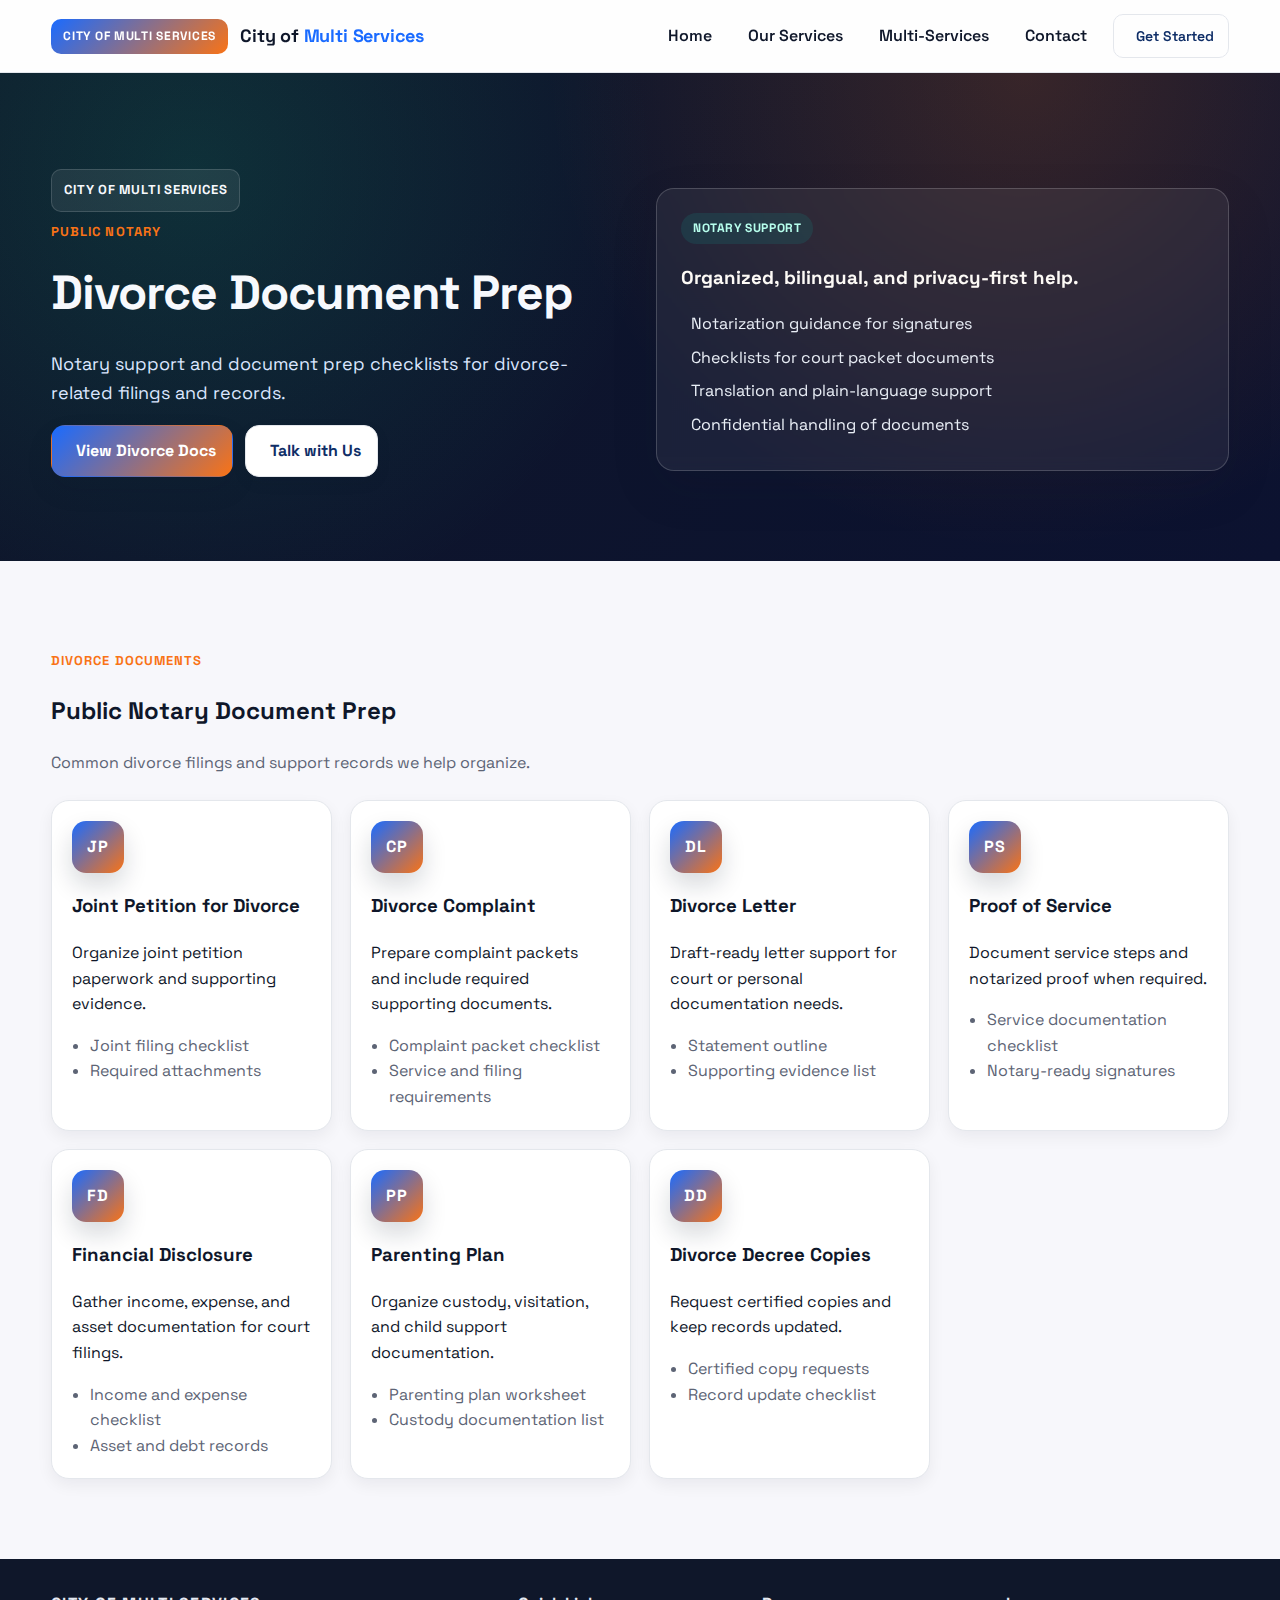
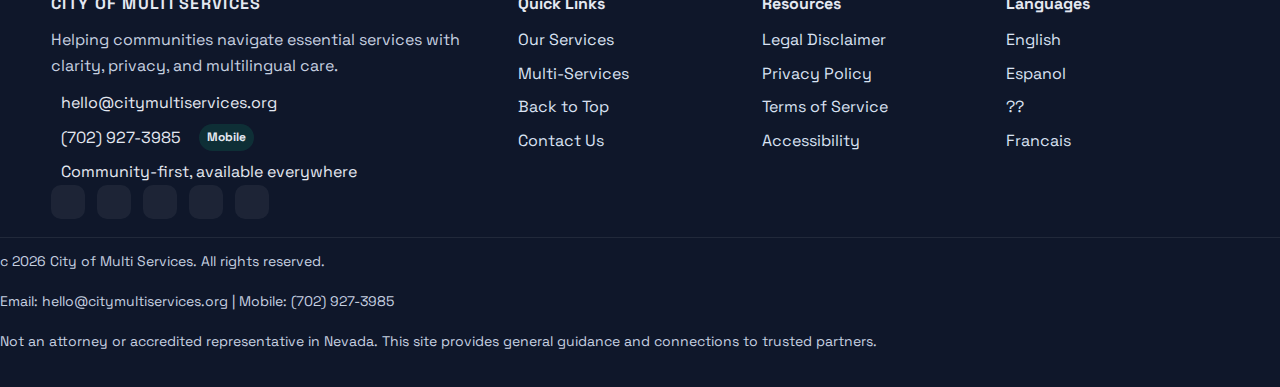
<file: public-notary.html>
<!DOCTYPE html>
<html lang="en">
<head>
  <meta charset="UTF-8">
  <meta name="viewport" content="width=device-width, initial-scale=1.0">
  <title>Public Notary | City of Multi Services</title>
  <link rel="preconnect" href="https://fonts.googleapis.com">
  <link rel="preconnect" href="https://fonts.gstatic.com" crossorigin>
  <link href="https://fonts.googleapis.com/css2?family=Space+Grotesk:wght@400;500;600;700&family=Work+Sans:wght@400;500;600&display=swap" rel="stylesheet">
  <link rel="stylesheet" href="https://cdnjs.cloudflare.com/ajax/libs/font-awesome/6.5.1/css/all.min.css" integrity="sha512-DTOQO9RWCH3ppGqcWaEA1BIZOC6xxalwEsw9c2QQeAIftl+Vegovlnee1c9QX4TctnWMn13TZye+giMm8e2LwA==" crossorigin="anonymous" referrerpolicy="no-referrer" />
  <link rel="stylesheet" href="styles.css">
</head>
<body>
  <header class="main-header">
    <div class="container header-inner">
      <div class="logo-container">
        <div class="logo-mark">CITY OF MULTI SERVICES</div>
        <div class="logo-text">City of <span>Multi Services</span></div>
      </div>
      <nav class="nav-links">
        <a href="index.html#top">Home</a>
        <a href="index.html#services">Our Services</a>
        <a href="our-services.html#financial">Multi-Services</a>
        <a href="index.html#contact">Contact</a>
        <a class="button ghost small" href="index.html#contact"><i class="fa-solid fa-paper-plane"></i><span>Get Started</span></a>
      </nav>
    </div>
  </header>

  <main>
    <section class="hero" id="top">
      <div class="container hero-grid">
        <div class="hero-copy fade-section">
          <div class="hero-logo">CITY OF MULTI SERVICES</div>
          <p class="eyebrow">Public Notary</p>
          <h1>Divorce Document Prep</h1>
          <p class="lede">Notary support and document prep checklists for divorce-related filings and records.</p>
          <div class="cta-row">
            <a class="button primary" href="#divorce-docs"><i class="fa-regular fa-file-lines"></i><span>View Divorce Docs</span></a>
            <a class="button secondary" href="index.html#contact"><i class="fa-solid fa-comments"></i><span>Talk with Us</span></a>
          </div>
        </div>
        <div class="hero-card fade-section">
          <div class="tag">Notary Support</div>
          <h3>Organized, bilingual, and privacy-first help.</h3>
          <ul class="mini-list">
            <li><i class="fa-regular fa-circle-check"></i> Notarization guidance for signatures</li>
            <li><i class="fa-solid fa-folder-open"></i> Checklists for court packet documents</li>
            <li><i class="fa-solid fa-language"></i> Translation and plain-language support</li>
            <li><i class="fa-solid fa-shield-halved"></i> Confidential handling of documents</li>
          </ul>
        </div>
      </div>
    </section>

    <section id="divorce-docs" class="services fade-section">
      <div class="container">
        <div class="section-header">
          <p class="eyebrow">Divorce Documents</p>
          <h2>Public Notary Document Prep</h2>
          <p class="section-subtitle">Common divorce filings and support records we help organize.</p>
        </div>
        <div class="services-grid">
          <article class="service-card">
            <div class="service-icon">JP</div>
            <h3>Joint Petition for Divorce</h3>
            <p>Organize joint petition paperwork and supporting evidence.</p>
            <ul class="service-list">
              <li>Joint filing checklist</li>
              <li>Required attachments</li>
            </ul>
          </article>
          <article class="service-card">
            <div class="service-icon">CP</div>
            <h3>Divorce Complaint</h3>
            <p>Prepare complaint packets and include required supporting documents.</p>
            <ul class="service-list">
              <li>Complaint packet checklist</li>
              <li>Service and filing requirements</li>
            </ul>
          </article>
          <article class="service-card">
            <div class="service-icon">DL</div>
            <h3>Divorce Letter</h3>
            <p>Draft-ready letter support for court or personal documentation needs.</p>
            <ul class="service-list">
              <li>Statement outline</li>
              <li>Supporting evidence list</li>
            </ul>
          </article>
          <article class="service-card">
            <div class="service-icon">PS</div>
            <h3>Proof of Service</h3>
            <p>Document service steps and notarized proof when required.</p>
            <ul class="service-list">
              <li>Service documentation checklist</li>
              <li>Notary-ready signatures</li>
            </ul>
          </article>
          <article class="service-card">
            <div class="service-icon">FD</div>
            <h3>Financial Disclosure</h3>
            <p>Gather income, expense, and asset documentation for court filings.</p>
            <ul class="service-list">
              <li>Income and expense checklist</li>
              <li>Asset and debt records</li>
            </ul>
          </article>
          <article class="service-card">
            <div class="service-icon">PP</div>
            <h3>Parenting Plan</h3>
            <p>Organize custody, visitation, and child support documentation.</p>
            <ul class="service-list">
              <li>Parenting plan worksheet</li>
              <li>Custody documentation list</li>
            </ul>
          </article>
          <article class="service-card">
            <div class="service-icon">DD</div>
            <h3>Divorce Decree Copies</h3>
            <p>Request certified copies and keep records updated.</p>
            <ul class="service-list">
              <li>Certified copy requests</li>
              <li>Record update checklist</li>
            </ul>
          </article>
        </div>
      </div>
    </section>
  </main>

  <footer class="footer">
    <div class="container footer-grid">
      <div class="footer-brand">
        <div class="footer-logo">CITY OF MULTI SERVICES</div>
        <p>Helping communities navigate essential services with clarity, privacy, and multilingual care.</p>

        <div class="contact-details">
          <div class="contact-item">
            <i class="fa-regular fa-envelope"></i>
            <a href="mailto:hello@citymultiservices.org">hello@citymultiservices.org</a>
          </div>
          <div class="contact-item">
            <i class="fa-solid fa-mobile-screen-button"></i>
            <a href="tel:7029273985">(702) 927-3985</a>
            <span class="phone-badge">Mobile</span>
          </div>
          <div class="contact-item">
            <i class="fa-solid fa-globe"></i>
            <span>Community-first, available everywhere</span>
          </div>
        </div>

        <div class="social-links">
          <a href="#" aria-label="Twitter"><i class="fa-brands fa-x-twitter"></i></a>
          <a href="#" aria-label="LinkedIn"><i class="fa-brands fa-linkedin-in"></i></a>
          <a href="#" aria-label="GitHub"><i class="fa-brands fa-github"></i></a>
          <a href="#" aria-label="Facebook"><i class="fa-brands fa-facebook-f"></i></a>
          <a href="#" aria-label="Instagram"><i class="fa-brands fa-instagram"></i></a>
        </div>
      </div>

      <div class="footer-links">
        <h4>Quick Links</h4>
        <ul>
          <li><a href="index.html#services">Our Services</a></li>
          <li><a href="our-services.html#financial">Multi-Services</a></li>
          <li><a href="#top">Back to Top</a></li>
          <li><a href="index.html#contact">Contact Us</a></li>
        </ul>
      </div>

      <div class="footer-links">
        <h4>Resources</h4>
        <ul>
          <li><a href="index.html#before-you-start">Legal Disclaimer</a></li>
          <li><a href="index.html#about-platform">Privacy Policy</a></li>
          <li><a href="index.html#about-platform">Terms of Service</a></li>
          <li><a href="index.html#about-platform">Accessibility</a></li>
        </ul>
      </div>

      <div class="footer-links">
        <h4>Languages</h4>
        <ul>
          <li><a href="#">English</a></li>
          <li><a href="#">Espanol</a></li>
          <li><a href="#">??</a></li>
          <li><a href="#">Francais</a></li>
        </ul>
      </div>
    </div>
    <div class="footer-bottom">
      <p>c <span id="current-year"></span> City of Multi Services. All rights reserved.</p>
      <p>Email: hello@citymultiservices.org | Mobile: (702) 927-3985</p>
      <p>Not an attorney or accredited representative in Nevada. This site provides general guidance and connections to trusted partners.</p>
    </div>
  </footer>

  <script>
    const smoothScrollToAnchor = () => {
      const links = document.querySelectorAll('a[href^="#"]');
      const offset = 90;

      links.forEach((link) => {
        link.addEventListener("click", (event) => {
          const targetId = link.getAttribute("href");
          if (!targetId || targetId === "#") return;

          const targetEl = document.querySelector(targetId);
          if (!targetEl) return;

          event.preventDefault();
          const elementPosition = targetEl.getBoundingClientRect().top + window.pageYOffset;
          const offsetPosition = elementPosition - offset;

          window.scrollTo({
            top: offsetPosition,
            behavior: "smooth",
          });
        });
      });
    };

    const setupPhoneEmailHandlers = () => {
      document.querySelectorAll('a[href^="tel"]').forEach((link) => {
        link.addEventListener("click", () => {
          console.log("Phone link clicked:", link.getAttribute("href"));
        });
      });

      document.querySelectorAll('a[href^="mailto"]').forEach((link) => {
        link.addEventListener("click", () => {
          console.log("Email link clicked:", link.getAttribute("href"));
        });
      });
    };

    const setupIntersectionObserver = () => {
      const sections = document.querySelectorAll(".fade-section");
      const observer = new IntersectionObserver(
        (entries) => {
          entries.forEach((entry) => {
            if (entry.isIntersecting) {
              entry.target.classList.add("visible");
              observer.unobserve(entry.target);
            }
          });
        },
        { threshold: 0.1 }
      );

      sections.forEach((section) => observer.observe(section));
    };

    document.addEventListener("DOMContentLoaded", () => {
      smoothScrollToAnchor();
      setupPhoneEmailHandlers();
      setupIntersectionObserver();

      const yearEl = document.getElementById("current-year");
      if (yearEl) {
        yearEl.textContent = new Date().getFullYear();
      }
    });
  </script>
</body>
</html>
</file>
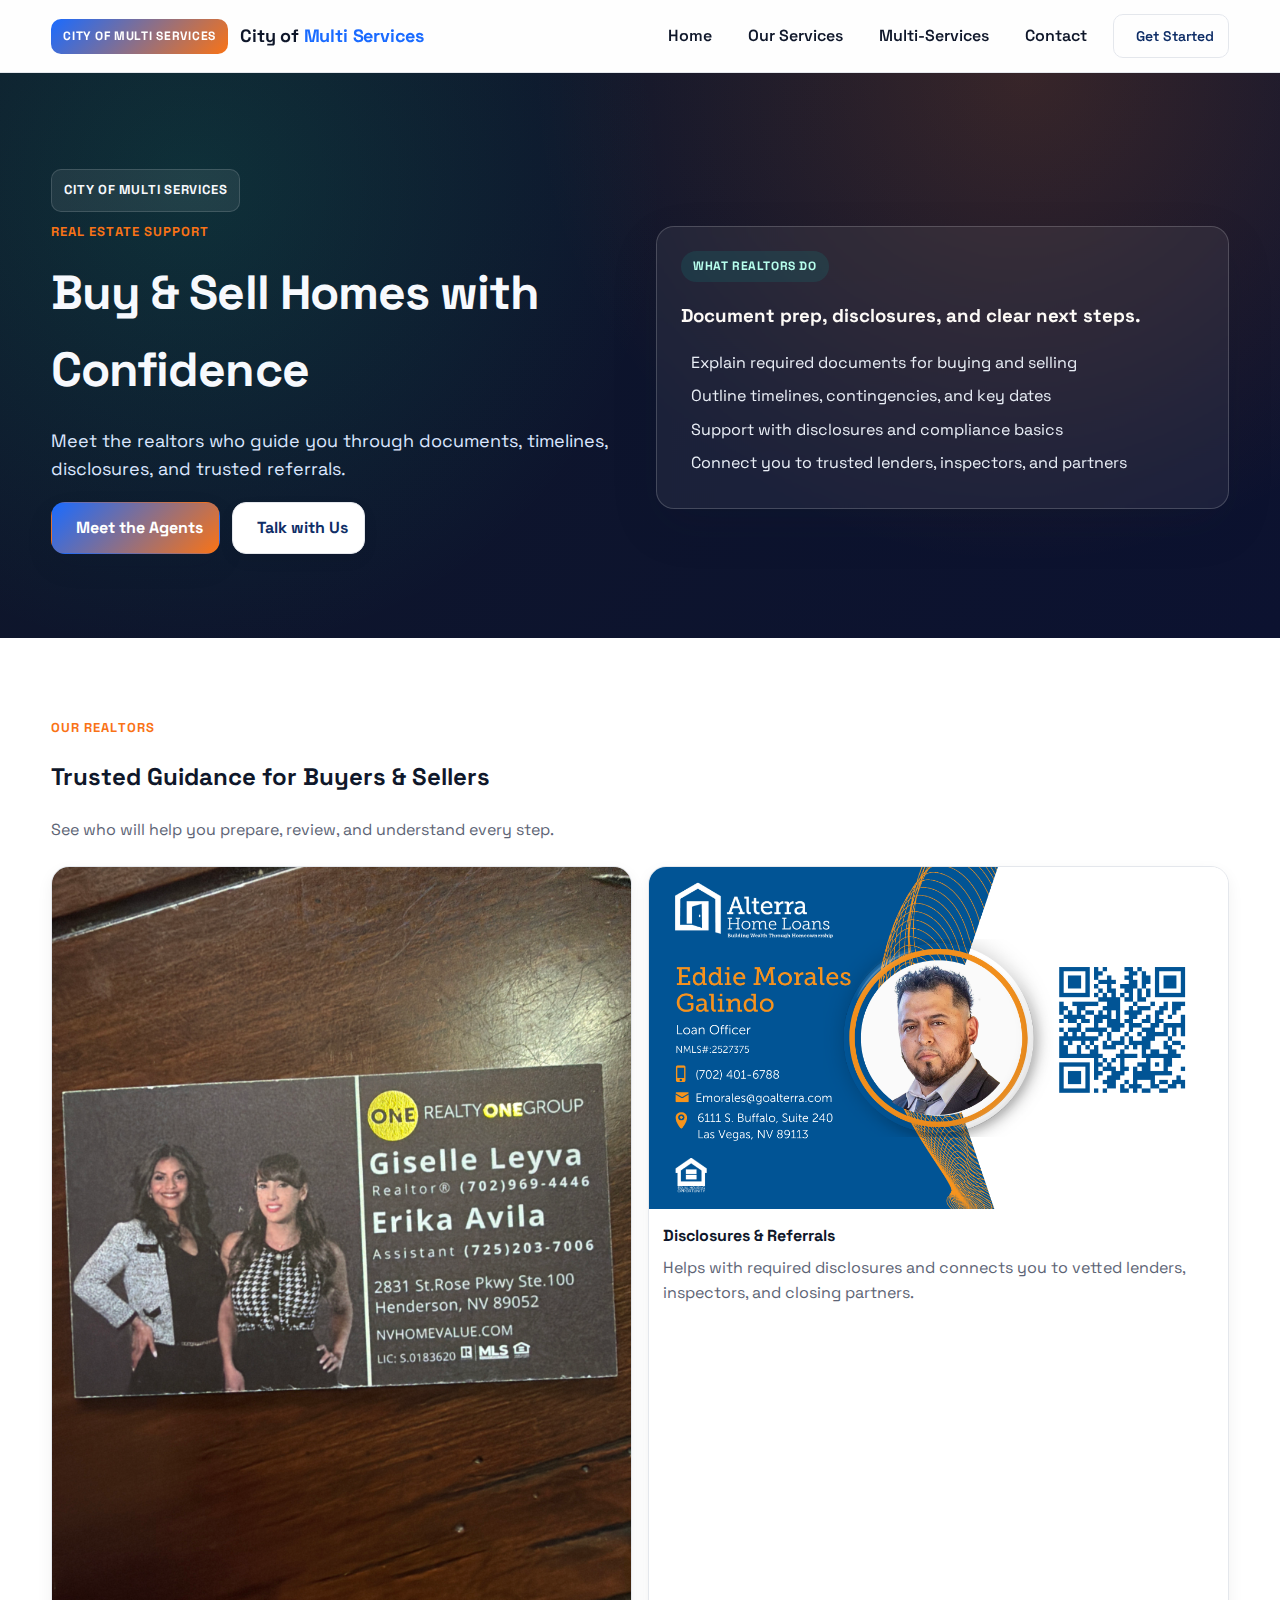
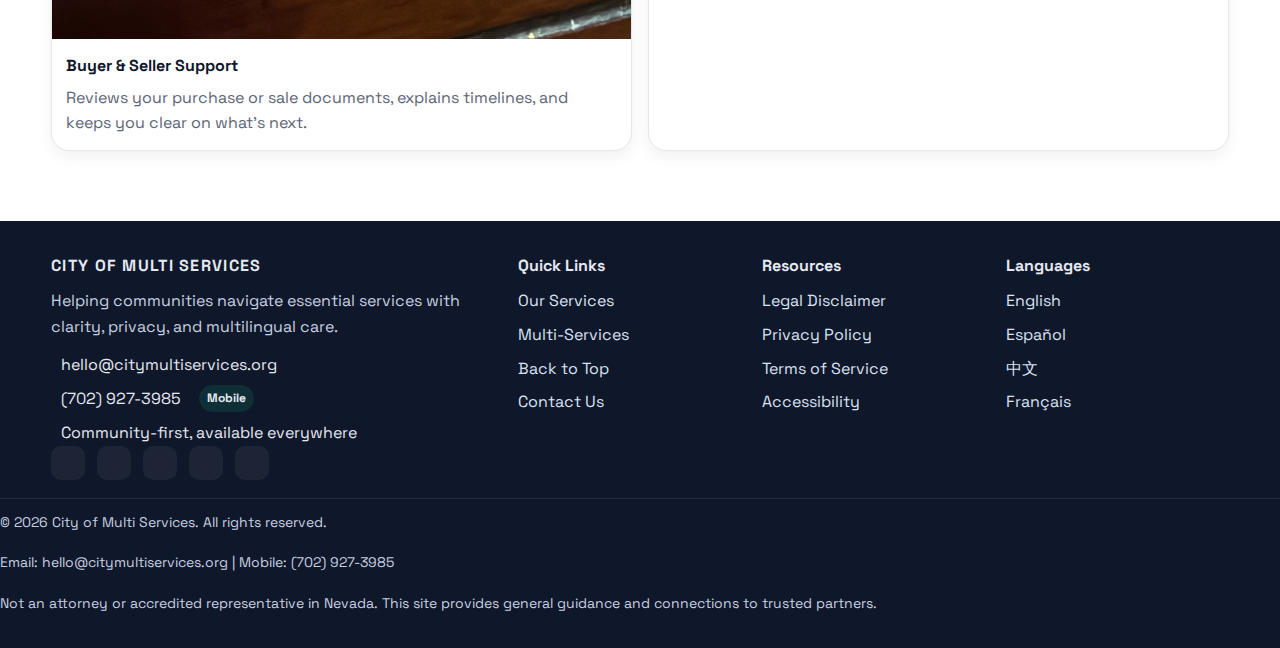
<file: realtor.html>
﻿<!DOCTYPE html>
<html lang="en">
<head>
  <meta charset="UTF-8">
  <meta name="viewport" content="width=device-width, initial-scale=1.0">
  <title>Realtor Support | City of Multi Services</title>
  <link rel="preconnect" href="https://fonts.googleapis.com">
  <link rel="preconnect" href="https://fonts.gstatic.com" crossorigin>
  <link href="https://fonts.googleapis.com/css2?family=Space+Grotesk:wght@400;500;600;700&family=Work+Sans:wght@400;500;600&display=swap" rel="stylesheet">
  <link rel="stylesheet" href="https://cdnjs.cloudflare.com/ajax/libs/font-awesome/6.5.1/css/all.min.css" integrity="sha512-DTOQO9RWCH3ppGqcWaEA1BIZOC6xxalwEsw9c2QQeAIftl+Vegovlnee1c9QX4TctnWMn13TZye+giMm8e2LwA==" crossorigin="anonymous" referrerpolicy="no-referrer" />
  <link rel="stylesheet" href="styles.css">
</head>
<body>
  <header class="main-header">
    <div class="container header-inner">
      <div class="logo-container">
        <div class="logo-mark">CITY OF MULTI SERVICES</div>
        <div class="logo-text">City of <span>Multi Services</span></div>
      </div>
      <nav class="nav-links">
        <a href="index.html#top">Home</a>
        <a href="index.html#services">Our Services</a>
        <a href="our-services.html#financial">Multi-Services</a>
        <a href="index.html#contact">Contact</a>
        <a class="button ghost small" href="index.html#contact"><i class="fa-solid fa-paper-plane"></i><span>Get Started</span></a>
      </nav>
    </div>
  </header>

  <main>
    <section class="hero" id="top">
      <div class="container hero-grid">
        <div class="hero-copy fade-section">
          <div class="hero-logo">CITY OF MULTI SERVICES</div>
          <p class="eyebrow">Real Estate Support</p>
          <h1>Buy &amp; Sell Homes with Confidence</h1>
          <p class="lede">Meet the realtors who guide you through documents, timelines, disclosures, and trusted referrals.</p>
          <div class="cta-row">
            <a class="button primary" href="#agents"><i class="fa-solid fa-house"></i><span>Meet the Agents</span></a>
            <a class="button secondary" href="index.html#contact"><i class="fa-solid fa-comments"></i><span>Talk with Us</span></a>
          </div>
        </div>
        <div class="hero-card fade-section">
          <div class="tag">What Realtors Do</div>
          <h3>Document prep, disclosures, and clear next steps.</h3>
          <ul class="mini-list">
            <li><i class="fa-regular fa-file-lines"></i> Explain required documents for buying and selling</li>
            <li><i class="fa-solid fa-calendar-check"></i> Outline timelines, contingencies, and key dates</li>
            <li><i class="fa-solid fa-scale-balanced"></i> Support with disclosures and compliance basics</li>
            <li><i class="fa-solid fa-people-arrows"></i> Connect you to trusted lenders, inspectors, and partners</li>
          </ul>
        </div>
      </div>
    </section>

    <section id="agents" class="agents-section fade-section">
      <div class="container">
        <div class="section-header">
          <p class="eyebrow">Our Realtors</p>
          <h2>Trusted Guidance for Buyers &amp; Sellers</h2>
          <p class="section-subtitle">See who will help you prepare, review, and understand every step.</p>
        </div>

        <div class="agents-grid">
          <div class="agent-card">
            <img src="assets/images/realtor.jpeg.jpeg" alt="Realtor supporting home buyers and sellers">
            <div class="agent-info">
              <h4>Buyer &amp; Seller Support</h4>
              <p>Reviews your purchase or sale documents, explains timelines, and keeps you clear on what’s next.</p>
            </div>
          </div>
          <div class="agent-card">
            <img src="assets/images/realtor1.jpeg.png" alt="Realtor assisting with home sale paperwork">
            <div class="agent-info">
              <h4>Disclosures &amp; Referrals</h4>
              <p>Helps with required disclosures and connects you to vetted lenders, inspectors, and closing partners.</p>
            </div>
          </div>
        </div>
      </div>
    </section>
  </main>

  <footer class="footer">
    <div class="container footer-grid">
      <div class="footer-brand">
        <div class="footer-logo">CITY OF MULTI SERVICES</div>
        <p>Helping communities navigate essential services with clarity, privacy, and multilingual care.</p>

        <div class="contact-details">
          <div class="contact-item">
            <i class="fa-regular fa-envelope"></i>
            <a href="mailto:hello@citymultiservices.org">hello@citymultiservices.org</a>
          </div>
          <div class="contact-item">
            <i class="fa-solid fa-mobile-screen-button"></i>
            <a href="tel:7029273985">(702) 927-3985</a>
            <span class="phone-badge">Mobile</span>
          </div>
          <div class="contact-item">
            <i class="fa-solid fa-globe"></i>
            <span>Community-first, available everywhere</span>
          </div>
        </div>

        <div class="social-links">
          <a href="#" aria-label="Twitter"><i class="fa-brands fa-x-twitter"></i></a>
          <a href="#" aria-label="LinkedIn"><i class="fa-brands fa-linkedin-in"></i></a>
          <a href="#" aria-label="GitHub"><i class="fa-brands fa-github"></i></a>
          <a href="#" aria-label="Facebook"><i class="fa-brands fa-facebook-f"></i></a>
          <a href="#" aria-label="Instagram"><i class="fa-brands fa-instagram"></i></a>
        </div>
      </div>

      <div class="footer-links">
        <h4>Quick Links</h4>
        <ul>
          <li><a href="index.html#services">Our Services</a></li>
          <li><a href="our-services.html#financial">Multi-Services</a></li>
          <li><a href="#top">Back to Top</a></li>
          <li><a href="index.html#contact">Contact Us</a></li>
        </ul>
      </div>

      <div class="footer-links">
        <h4>Resources</h4>
        <ul>
          <li><a href="index.html#before-you-start">Legal Disclaimer</a></li>
          <li><a href="index.html#about-platform">Privacy Policy</a></li>
          <li><a href="index.html#about-platform">Terms of Service</a></li>
          <li><a href="index.html#about-platform">Accessibility</a></li>
        </ul>
      </div>

      <div class="footer-links">
        <h4>Languages</h4>
        <ul>
          <li><a href="#">English</a></li>
          <li><a href="#">Español</a></li>
          <li><a href="#">中文</a></li>
          <li><a href="#">Français</a></li>
        </ul>
      </div>
    </div>
    <div class="footer-bottom">
      <p>© <span id="current-year"></span> City of Multi Services. All rights reserved.</p>
      <p>Email: hello@citymultiservices.org | Mobile: (702) 927-3985</p>
      <p>Not an attorney or accredited representative in Nevada. This site provides general guidance and connections to trusted partners.</p>
    </div>
  </footer>

  <script>
    const smoothScrollToAnchor = () => {
      const links = document.querySelectorAll('a[href^="#"]');
      const offset = 90;

      links.forEach((link) => {
        link.addEventListener("click", (event) => {
          const targetId = link.getAttribute("href");
          if (!targetId || targetId === "#") return;

          const targetEl = document.querySelector(targetId);
          if (!targetEl) return;

          event.preventDefault();
          const elementPosition = targetEl.getBoundingClientRect().top + window.pageYOffset;
          const offsetPosition = elementPosition - offset;

          window.scrollTo({
            top: offsetPosition,
            behavior: "smooth",
          });
        });
      });
    };

    const setupPhoneEmailHandlers = () => {
      document.querySelectorAll('a[href^="tel"]').forEach((link) => {
        link.addEventListener("click", () => {
          console.log("Phone link clicked:", link.getAttribute("href"));
        });
      });

      document.querySelectorAll('a[href^="mailto"]').forEach((link) => {
        link.addEventListener("click", () => {
          console.log("Email link clicked:", link.getAttribute("href"));
        });
      });
    };

    const setupIntersectionObserver = () => {
      const sections = document.querySelectorAll(".fade-section");
      const observer = new IntersectionObserver(
        (entries) => {
          entries.forEach((entry) => {
            if (entry.isIntersecting) {
              entry.target.classList.add("visible");
              observer.unobserve(entry.target);
            }
          });
        },
        { threshold: 0.1 }
      );

      sections.forEach((section) => observer.observe(section));
    };

    document.addEventListener("DOMContentLoaded", () => {
      smoothScrollToAnchor();
      setupPhoneEmailHandlers();
      setupIntersectionObserver();

      const yearEl = document.getElementById("current-year");
      if (yearEl) {
        yearEl.textContent = new Date().getFullYear();
      }
    });
  </script>
</body>
</html>
</file>
<file: styles.css>
﻿:root {
  --primary: #1a6bff;
  --primary-dark: #0f2e67;
  --primary-light: #e8f1ff;
  --secondary: #10b981;
  --accent: #f97316;
  --accent-2: #8b5cf6;
  --bg: #f7f7fb;
  --panel: #ffffff;
  --text: #0f172a;
  --muted: #5d6475;
  --border: #e4e7ec;
  --shadow-sm: 0 6px 16px rgba(15, 23, 42, 0.06);
  --shadow-md: 0 12px 28px rgba(15, 23, 42, 0.09);
  --shadow-lg: 0 18px 48px rgba(15, 23, 42, 0.12);
  --shadow-xl: 0 26px 68px rgba(15, 23, 42, 0.14);
  --radius-sm: 10px;
  --radius-md: 14px;
  --radius-lg: 18px;
  --transition-fast: 150ms ease;
  --transition-base: 220ms ease;
  --transition-slow: 320ms ease;
}

*, *::before, *::after {
  box-sizing: border-box;
}

body {
  margin: 0;
  font-family: "Space Grotesk", "Work Sans", system-ui, -apple-system, sans-serif;
  background: var(--bg);
  color: var(--text);
  line-height: 1.6;
  -webkit-font-smoothing: antialiased;
}

a {
  color: inherit;
  text-decoration: none;
}

a:hover {
  color: var(--primary);
}

img {
  max-width: 100%;
  display: block;
}

.container {
  width: min(1200px, 92vw);
  margin: 0 auto;
}

.main-header {
  position: sticky;
  top: 0;
  z-index: 20;
  background: #ffffffcc;
  backdrop-filter: blur(10px);
  border-bottom: 1px solid var(--border);
}

.header-inner {
  display: flex;
  align-items: center;
  justify-content: space-between;
  gap: 18px;
  padding: 14px 0;
}

.logo-container {
  display: flex;
  align-items: center;
  gap: 12px;
}

.logo-mark {
  padding: 8px 12px;
  border-radius: var(--radius-sm);
  background: linear-gradient(135deg, var(--primary), var(--accent));
  color: #fff;
  font-weight: 700;
  letter-spacing: 0.06em;
  font-size: 12px;
}

.logo-text {
  font-weight: 700;
  font-size: 18px;
  letter-spacing: -0.01em;
}

.logo-text span {
  color: var(--primary);
}

.nav-links {
  display: flex;
  align-items: center;
  gap: 16px;
  flex-wrap: wrap;
  justify-content: flex-end;
}

.nav-links a {
  font-weight: 600;
  padding: 8px 10px;
  border-radius: var(--radius-sm);
  transition: background var(--transition-fast), color var(--transition-fast);
}

.nav-links a:hover {
  background: var(--primary-light);
  color: var(--primary-dark);
}

.button {
  display: inline-flex;
  align-items: center;
  gap: 8px;
  padding: 12px 16px;
  border-radius: var(--radius-md);
  font-weight: 700;
  border: 1px solid transparent;
  cursor: pointer;
  transition: transform var(--transition-fast), box-shadow var(--transition-fast), background var(--transition-base);
}

.button span {
  display: inline-block;
}

.button.primary {
  background: linear-gradient(135deg, var(--primary), var(--accent));
  color: #fff;
  box-shadow: var(--shadow-md);
}

.button.secondary {
  background: #fff;
  color: var(--primary-dark);
  border-color: var(--border);
  box-shadow: var(--shadow-sm);
}

.button.ghost {
  background: transparent;
  color: var(--primary-dark);
  border-color: var(--border);
}

.button.small {
  padding: 10px 14px;
  font-size: 14px;
}

.button:hover {
  transform: translateY(-2px);
  box-shadow: var(--shadow-lg);
}

.hero {
  background:
    radial-gradient(circle at 15% 20%, rgba(16, 185, 129, 0.16), transparent 40%),
    radial-gradient(circle at 80% 0%, rgba(249, 115, 22, 0.18), transparent 42%),
    linear-gradient(135deg, #0f172a, #0c1230);
  color: #f7f9fd;
  padding: 96px 0 72px;
  position: relative;
  overflow: hidden;
}

.hero.hero-home::before {
  content: "";
  position: absolute;
  inset: 0;
  background: url("logo.png") no-repeat 8% center;
  background-size: min(520px, 60vw) auto;
  opacity: 0.12;
  pointer-events: none;
}

.hero-grid {
  display: grid;
  grid-template-columns: repeat(auto-fit, minmax(320px, 1fr));
  gap: 32px;
  align-items: center;
  position: relative;
  z-index: 1;
}

.hero-logo {
  display: inline-flex;
  padding: 10px 12px;
  border-radius: var(--radius-sm);
  background: rgba(255, 255, 255, 0.08);
  border: 1px solid rgba(255, 255, 255, 0.14);
  font-weight: 700;
  letter-spacing: 0.06em;
  font-size: 13px;
}

.eyebrow {
  text-transform: uppercase;
  letter-spacing: 0.08em;
  font-weight: 700;
  font-size: 13px;
  color: var(--accent);
  margin: 10px 0 6px;
}

h1 {
  margin: 12px 0;
  font-size: clamp(32px, 5vw, 48px);
  letter-spacing: -0.02em;
}

.lede {
  font-size: 18px;
  color: #dbe6ff;
  max-width: 640px;
}

.cta-row {
  display: flex;
  flex-wrap: wrap;
  gap: 12px;
  margin: 18px 0 12px;
}

.chip-row {
  display: flex;
  flex-wrap: wrap;
  gap: 10px;
  margin-top: 14px;
}

.chip {
  padding: 8px 12px;
  border-radius: 999px;
  background: rgba(255, 255, 255, 0.08);
  border: 1px solid rgba(255, 255, 255, 0.15);
  color: #e7ecf6;
  font-size: 14px;
  display: inline-flex;
  align-items: center;
  gap: 8px;
}

.hero-card {
  background: rgba(255, 255, 255, 0.06);
  border: 1px solid rgba(255, 255, 255, 0.18);
  padding: 24px;
  border-radius: var(--radius-lg);
  backdrop-filter: blur(6px);
  box-shadow: var(--shadow-lg);
}

.hero-card h3 {
  color: #fdfaf6;
}

.hero-card p {
  color: #d6e1f6;
}

.tag {
  display: inline-block;
  padding: 6px 12px;
  border-radius: 999px;
  background: rgba(14, 168, 155, 0.15);
  color: #b7ffed;
  font-weight: 700;
  font-size: 12px;
  letter-spacing: 0.05em;
  text-transform: uppercase;
}

.mini-list {
  list-style: none;
  padding: 0;
  margin: 12px 0 0;
  color: #e9eef6;
}

.mini-list li {
  display: flex;
  align-items: center;
  gap: 10px;
  margin-bottom: 8px;
}

.section-header {
  max-width: 760px;
  margin-bottom: 24px;
}

.section-subtitle {
  color: var(--muted);
  margin: 0;
}

.body {
  color: var(--muted);
  margin: 0 0 12px;
}

.disclaimer-section {
  background: linear-gradient(180deg, #fffaf0, #fff7e6);
  padding: 64px 0;
  border-top: 1px solid #ffe4b5;
  border-bottom: 1px solid #ffe4b5;
}

.legal-notice {
  background: #fff;
  border-radius: var(--radius-lg);
  padding: 20px;
  border: 1px solid #ffe4b5;
  box-shadow: var(--shadow-sm);
  margin-top: 16px;
}

.legal-header {
  display: flex;
  align-items: center;
  gap: 12px;
}

.legal-icon {
  width: 44px;
  height: 44px;
  border-radius: 12px;
  background: linear-gradient(135deg, #facc15, #f97316);
  color: #2c1d04;
  display: grid;
  place-items: center;
  font-size: 18px;
}

.language-toggle {
  display: flex;
  gap: 12px;
  flex-wrap: wrap;
  margin: 16px 0 12px;
}

.pill-button {
  border: 1px solid var(--border);
  background: #fff;
  border-radius: 999px;
  padding: 8px 14px;
  font-weight: 700;
  cursor: pointer;
  transition: all var(--transition-fast);
}

.pill-button.active {
  background: var(--primary-light);
  border-color: var(--primary);
  color: var(--primary-dark);
  box-shadow: var(--shadow-sm);
}

.disclaimer-cards {
  display: grid;
  grid-template-columns: repeat(auto-fit, minmax(280px, 1fr));
  gap: 12px;
}

.disclaimer-card {
  display: none;
  background: #fff;
  border: 1px solid var(--border);
  border-radius: var(--radius-md);
  padding: 16px;
  box-shadow: var(--shadow-sm);
}

.disclaimer-card.active {
  display: block;
}

.offers h3 {
  margin-top: 24px;
}

.offers ul {
  margin: 12px 0 0;
  padding-left: 18px;
  color: var(--muted);
}

.mission-section {
  padding: 80px 0;
  background: linear-gradient(180deg, #ffffff, #f2f4f8);
  border-top: 1px solid var(--border);
  border-bottom: 1px solid var(--border);
}

.mission-grid {
  display: grid;
  grid-template-columns: repeat(auto-fit, minmax(300px, 1fr));
  gap: 22px;
  margin-top: 32px;
}

.mission-card {
  position: relative;
  background: #fff;
  padding: 28px 22px;
  border-radius: var(--radius-lg);
  border: 1px solid var(--border);
  box-shadow: var(--shadow-md);
  overflow: hidden;
  transition: transform var(--transition-fast), box-shadow var(--transition-fast);
}

.mission-card::before {
  content: "";
  position: absolute;
  top: 0;
  left: 0;
  width: 100%;
  height: 4px;
  background: linear-gradient(135deg, var(--primary), var(--accent), var(--secondary));
}

.mission-card:hover {
  transform: translateY(-6px);
  box-shadow: var(--shadow-xl);
}

.mission-icon {
  width: 64px;
  height: 64px;
  border-radius: var(--radius-lg);
  background: linear-gradient(135deg, var(--primary), var(--primary-light));
  color: #fff;
  display: grid;
  place-items: center;
  font-size: 24px;
  margin-bottom: 16px;
}

.mission-card:nth-child(2) .mission-icon {
  background: linear-gradient(135deg, var(--secondary), #22d3ee);
}

.mission-card:nth-child(3) .mission-icon {
  background: linear-gradient(135deg, var(--accent-2), #06b6d4);
}

.placeholder-info {
  color: var(--muted);
  line-height: 1.7;
}

.placeholder-info p {
  margin-bottom: 12px;
}

.why-matters {
  padding: 70px 0;
  background: #fff;
}

.matters-lead {
  max-width: 720px;
  color: var(--muted);
}

.matters-stats {
  display: grid;
  grid-template-columns: repeat(auto-fit, minmax(180px, 1fr));
  gap: 16px;
  margin-top: 24px;
}

.stat {
  background: #fff;
  border: 1px solid var(--border);
  border-radius: var(--radius-md);
  padding: 18px;
  box-shadow: var(--shadow-sm);
  text-align: center;
}

.stat-number {
  font-size: 28px;
  font-weight: 800;
  color: var(--primary);
}

.stat-label {
  color: var(--muted);
  font-weight: 600;
}

.services {
  padding: 80px 0;
}

.services-grid {
  display: grid;
  grid-template-columns: repeat(auto-fit, minmax(240px, 1fr));
  gap: 18px;
}

.service-card {
  background: #fff;
  border: 1px solid var(--border);
  border-radius: var(--radius-lg);
  padding: 20px;
  box-shadow: var(--shadow-sm);
  transition: transform var(--transition-fast), box-shadow var(--transition-fast);
}

.service-link {
  color: inherit;
  text-decoration: none;
  display: block;
}

.service-photo {
  width: 100%;
  margin-top: 12px;
  border-radius: var(--radius-md);
  box-shadow: var(--shadow-sm);
}

.service-card:hover {
  transform: translateY(-4px);
  box-shadow: var(--shadow-lg);
}

.service-icon {
  width: 52px;
  height: 52px;
  border-radius: 14px;
  background: linear-gradient(135deg, var(--primary), var(--accent));
  color: #fff;
  display: grid;
  place-items: center;
  font-weight: 800;
  letter-spacing: 0.05em;
  margin-bottom: 12px;
  box-shadow: 0 12px 24px rgba(15, 23, 42, 0.16);
}

.form-icon {
  font-size: 13px;
  letter-spacing: 0.02em;
}

.form-actions {
  margin-top: 16px;
  display: flex;
  flex-wrap: wrap;
  gap: 10px;
}

.financial-services {
  padding: 80px 0;
  background: linear-gradient(180deg, #f8fbff, #f7f7fb);
  border-top: 1px solid var(--border);
  border-bottom: 1px solid var(--border);
}

.services-bilingual {
  display: grid;
  grid-template-columns: repeat(auto-fit, minmax(280px, 1fr));
  gap: 20px;
  margin-top: 18px;
}

.financial-column {
  background: #fff;
  border: 1px solid var(--border);
  border-radius: var(--radius-lg);
  padding: 20px;
  box-shadow: var(--shadow-sm);
}

.financial-column h3 {
  display: flex;
  align-items: center;
  gap: 10px;
  margin-top: 0;
}

.service-list {
  margin: 12px 0 0;
  padding-left: 18px;
  color: var(--muted);
}

.modules {
  padding: 80px 0;
  background: #fff;
}

.modules-grid {
  display: grid;
  grid-template-columns: repeat(auto-fit, minmax(220px, 1fr));
  gap: 16px;
}

.module-card {
  background: #fff;
  border: 1px solid var(--border);
  border-radius: var(--radius-md);
  padding: 18px;
  box-shadow: var(--shadow-sm);
}

.module-header {
  display: flex;
  align-items: center;
  gap: 10px;
  justify-content: space-between;
}

.module-tag {
  display: inline-block;
  padding: 6px 10px;
  border-radius: 10px;
  background: rgba(26, 107, 255, 0.1);
  color: var(--primary-dark);
  font-weight: 700;
  font-size: 12px;
  letter-spacing: 0.05em;
  text-transform: uppercase;
}

.about-platform {
  padding: 70px 0;
  background: #f9fafb;
  border-top: 1px solid var(--border);
}

.about-platform p {
  color: var(--muted);
  max-width: 900px;
}

.contact-top {
  padding: 80px 0;
  background: linear-gradient(135deg, #0f172a, #12284d);
  color: #f5f7fb;
}

.contact-invite {
  display: grid;
  grid-template-columns: repeat(auto-fit, minmax(260px, 1fr));
  gap: 20px;
  align-items: start;
}

.contact-methods-inline {
  display: grid;
  grid-template-columns: repeat(auto-fit, minmax(220px, 1fr));
  gap: 16px;
}

.contact-item-inline {
  background: rgba(255, 255, 255, 0.06);
  border: 1px solid rgba(255, 255, 255, 0.12);
  border-radius: var(--radius-md);
  padding: 16px;
  box-shadow: var(--shadow-sm);
}

.contact-item-inline i {
  font-size: 18px;
}

.contact-item-inline h4 {
  margin: 8px 0 6px;
}

.contact-item-inline a,
.contact-item-inline div,
.contact-item-inline small {
  color: #dce6ff;
}

.phone-badge {
  display: inline-block;
  margin-left: 8px;
  padding: 4px 8px;
  border-radius: 999px;
  background: rgba(16, 185, 129, 0.15);
  color: #c4f8e5;
  font-weight: 700;
  font-size: 12px;
}

.footer {
  background: #0f172a;
  color: #e4e8f1;
  padding: 32px 0 22px;
}

.footer-grid {
  display: grid;
  grid-template-columns: 2fr 1fr 1fr 1fr;
  gap: 22px;
  align-items: start;
}

.footer-logo {
  font-weight: 800;
  letter-spacing: 0.08em;
  margin-bottom: 10px;
}

.footer p {
  color: #c6d0e0;
  margin: 0 0 12px;
}

.contact-details {
  display: flex;
  flex-direction: column;
  gap: 8px;
}

.contact-item {
  display: flex;
  align-items: center;
  gap: 10px;
}

.contact-item a,
.contact-item span {
  color: #e4e8f1;
}

.social-links {
  display: flex;
  gap: 12px;
}

.social-links a {
  width: 34px;
  height: 34px;
  border-radius: 10px;
  background: rgba(255, 255, 255, 0.06);
  display: grid;
  place-items: center;
  color: #fff;
  transition: background var(--transition-fast);
}

.social-links a:hover {
  background: rgba(255, 255, 255, 0.14);
}

.footer-links h4 {
  margin: 0 0 10px;
}

.footer-links ul {
  list-style: none;
  padding: 0;
  margin: 0;
  display: grid;
  gap: 8px;
}

.footer-links a {
  color: #d9e2f3;
}

.footer-bottom {
  margin-top: 18px;
  border-top: 1px solid rgba(255, 255, 255, 0.08);
  padding-top: 12px;
  color: #c6d0e0;
  display: grid;
  gap: 6px;
  font-size: 14px;
}

.fade-section {
  opacity: 0;
  transform: translateY(16px);
  transition: opacity var(--transition-slow), transform var(--transition-slow);
}

.fade-section.visible {
  opacity: 1;
  transform: translateY(0);
}

.agents-section {
  padding: 70px 0;
  background: #fff;
}

.agents-grid {
  display: grid;
  grid-template-columns: repeat(auto-fit, minmax(240px, 1fr));
  gap: 16px;
}

.agent-card {
  background: #fff;
  border: 1px solid var(--border);
  border-radius: var(--radius-lg);
  box-shadow: var(--shadow-sm);
  overflow: hidden;
}

.agent-card img {
  width: 100%;
  display: block;
}

.agent-info {
  padding: 14px;
}

.agent-info h4 {
  margin: 0 0 6px;
}

.agent-info p {
  margin: 0;
  color: var(--muted);
}

@media (max-width: 1024px) {
  .footer-grid {
    grid-template-columns: repeat(auto-fit, minmax(220px, 1fr));
  }
}

@media (max-width: 820px) {
  .header-inner {
    align-items: flex-start;
    flex-direction: column;
  }

  .nav-links {
    width: 100%;
    justify-content: flex-start;
  }
}

@media (max-width: 720px) {
  .hero {
    padding: 72px 0 60px;
  }

  .cta-row {
    flex-direction: column;
    align-items: flex-start;
  }

  .button {
    width: 100%;
    justify-content: center;
  }

  .container {
    width: min(640px, 92vw);
  }
}
</file>
